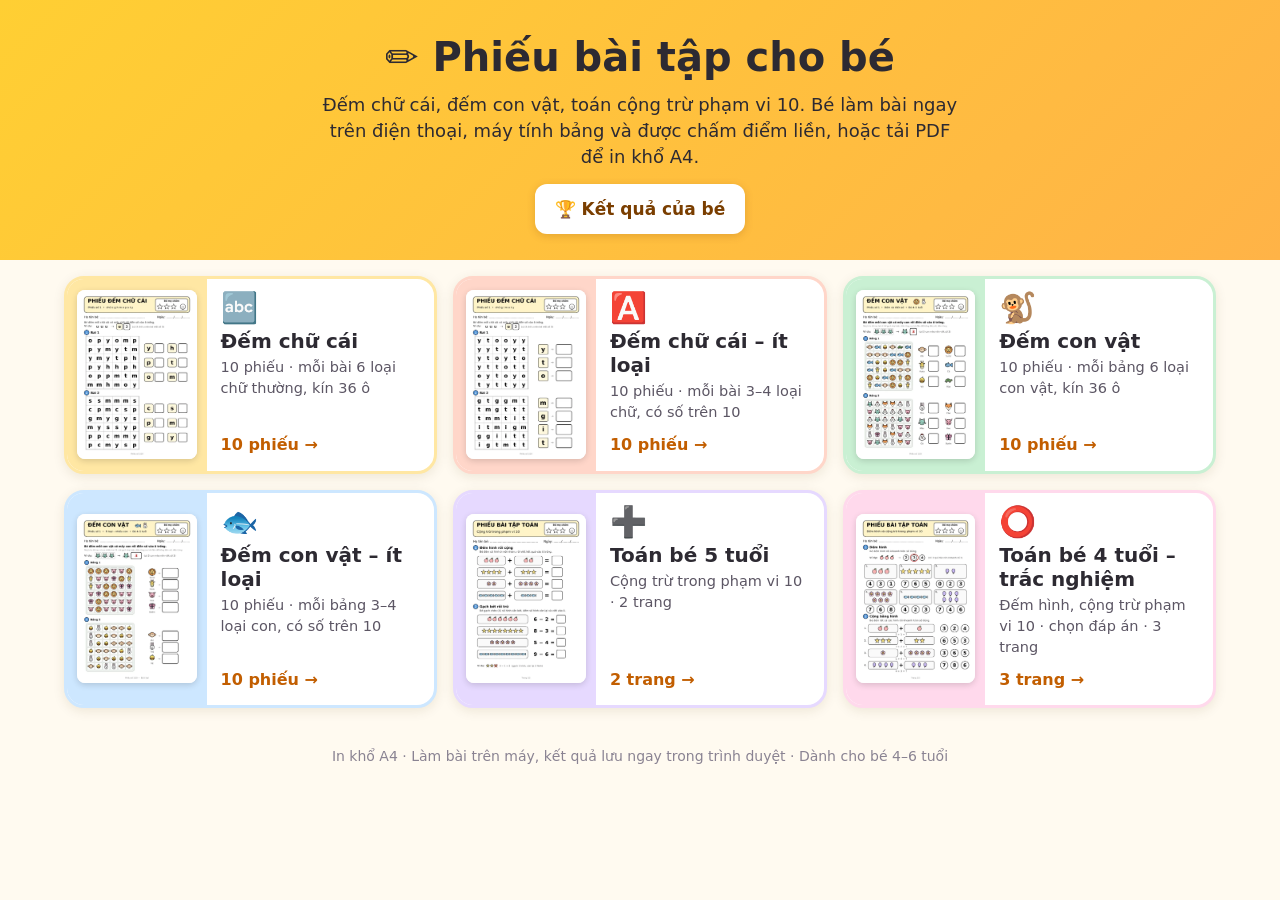
<file: index.html>
<!doctype html>
<html lang="vi"><head><meta charset="utf-8">
<meta name="viewport" content="width=device-width, initial-scale=1, viewport-fit=cover">
<title>Phiếu bài tập cho bé – Làm bài và in miễn phí</title>
<meta name="description" content="Phiếu bài tập in cho bé: đếm chữ cái, đếm con vật, toán cộng trừ phạm vi 10. Làm bài trực tuyến, chấm điểm ngay.">
<meta name="theme-color" content="#ffcf33">
<link rel="manifest" href="/manifest.webmanifest">
<link rel="icon" type="image/png" sizes="32x32" href="/assets/app/favicon-32.png">
<link rel="apple-touch-icon" sizes="180x180" href="/assets/app/apple-touch-icon.png">
<meta name="mobile-web-app-capable" content="yes">
<meta name="apple-mobile-web-app-capable" content="yes">
<meta name="apple-mobile-web-app-status-bar-style" content="default">
<meta name="apple-mobile-web-app-title" content="Phiếu bé">
<meta name="application-name" content="Phiếu bé">
<link rel="stylesheet" href="assets/style.css?v=7">
</head><body>
<header class="hero">
  <h1>✏️ Phiếu bài tập cho bé</h1>
  <p>Đếm chữ cái, đếm con vật, toán cộng trừ phạm vi 10. Bé làm bài ngay trên điện thoại, máy tính bảng và được chấm điểm liền, hoặc tải PDF để in khổ A4.</p>
  <a class="btn btn-hero" href="ket-qua/">🏆 Kết quả của bé</a>
  <div class="install" id="install" hidden><button type="button" class="inst-btn">📲 Cài như ứng dụng</button><p class="inst-hint" hidden></p></div>
</header>
<main class="wrap">
<section class="cats">
<a class="cat" href="dem-chu-cai/" style="--c:#ffe7a3">
  <div class="cat-img"><img src="dem-chu-cai/img/dem-chu-cai-so-01.webp" width="600" height="849" loading="lazy" decoding="async" alt=""></div>
  <div class="cat-body"><span class="em">🔤</span>
    <h2>Đếm chữ cái</h2><p>10 phiếu · mỗi bài 6 loại chữ thường, kín 36 ô</p>
    <span class="prog" data-bo="dem-chu-cai" data-n="10" hidden></span>
    <span class="count">10 phiếu →</span></div>
</a>
<a class="cat" href="dem-chu-cai-it-loai/" style="--c:#ffd6c9">
  <div class="cat-img"><img src="dem-chu-cai-it-loai/img/dem-chu-cai-it-loai-so-01.webp" width="600" height="849" loading="lazy" decoding="async" alt=""></div>
  <div class="cat-body"><span class="em">🅰️</span>
    <h2>Đếm chữ cái – ít loại</h2><p>10 phiếu · mỗi bài 3–4 loại chữ, có số trên 10</p>
    <span class="prog" data-bo="dem-chu-cai-it-loai" data-n="10" hidden></span>
    <span class="count">10 phiếu →</span></div>
</a>
<a class="cat" href="dem-con-vat/" style="--c:#c9f0d3">
  <div class="cat-img"><img src="dem-con-vat/img/dem-con-vat-so-01.webp" width="600" height="849" loading="lazy" decoding="async" alt=""></div>
  <div class="cat-body"><span class="em">🐒</span>
    <h2>Đếm con vật</h2><p>10 phiếu · mỗi bảng 6 loại con vật, kín 36 ô</p>
    <span class="prog" data-bo="dem-con-vat" data-n="10" hidden></span>
    <span class="count">10 phiếu →</span></div>
</a>
<a class="cat" href="dem-con-vat-it-loai/" style="--c:#cde7ff">
  <div class="cat-img"><img src="dem-con-vat-it-loai/img/dem-con-vat-it-loai-so-01.webp" width="600" height="849" loading="lazy" decoding="async" alt=""></div>
  <div class="cat-body"><span class="em">🐟</span>
    <h2>Đếm con vật – ít loại</h2><p>10 phiếu · mỗi bảng 3–4 loại con, có số trên 10</p>
    <span class="prog" data-bo="dem-con-vat-it-loai" data-n="10" hidden></span>
    <span class="count">10 phiếu →</span></div>
</a>
<a class="cat" href="toan-be-5-tuoi/" style="--c:#e6d9ff">
  <div class="cat-img"><img src="toan-be-5-tuoi/img/toan-be-5-tuoi-so-01.webp" width="600" height="849" loading="lazy" decoding="async" alt=""></div>
  <div class="cat-body"><span class="em">➕</span>
    <h2>Toán bé 5 tuổi</h2><p>Cộng trừ trong phạm vi 10 · 2 trang</p>
    <span class="prog" data-bo="toan-be-5-tuoi" data-n="2" hidden></span>
    <span class="count">2 trang →</span></div>
</a>
<a class="cat" href="toan-be-4-tuoi/" style="--c:#ffd9ec">
  <div class="cat-img"><img src="toan-be-4-tuoi/img/toan-be-4-tuoi-so-01.webp" width="600" height="849" loading="lazy" decoding="async" alt=""></div>
  <div class="cat-body"><span class="em">⭕</span>
    <h2>Toán bé 4 tuổi – trắc nghiệm</h2><p>Đếm hình, cộng trừ phạm vi 10 · chọn đáp án · 3 trang</p>
    <span class="prog" data-bo="toan-be-4-tuoi" data-n="3" hidden></span>
    <span class="count">3 trang →</span></div>
</a>
</section>
</main>
<footer class="foot">In khổ A4 · Làm bài trên máy, kết quả lưu ngay trong trình duyệt · Dành cho bé 4–6 tuổi</footer>
<script src="assets/meta.js?v=7" defer></script><script src="assets/store.js?v=7" defer></script><script src="assets/pwa.js?v=7" defer></script>
<script src="assets/app.js?v=7" defer></script>
</body></html>
</file>
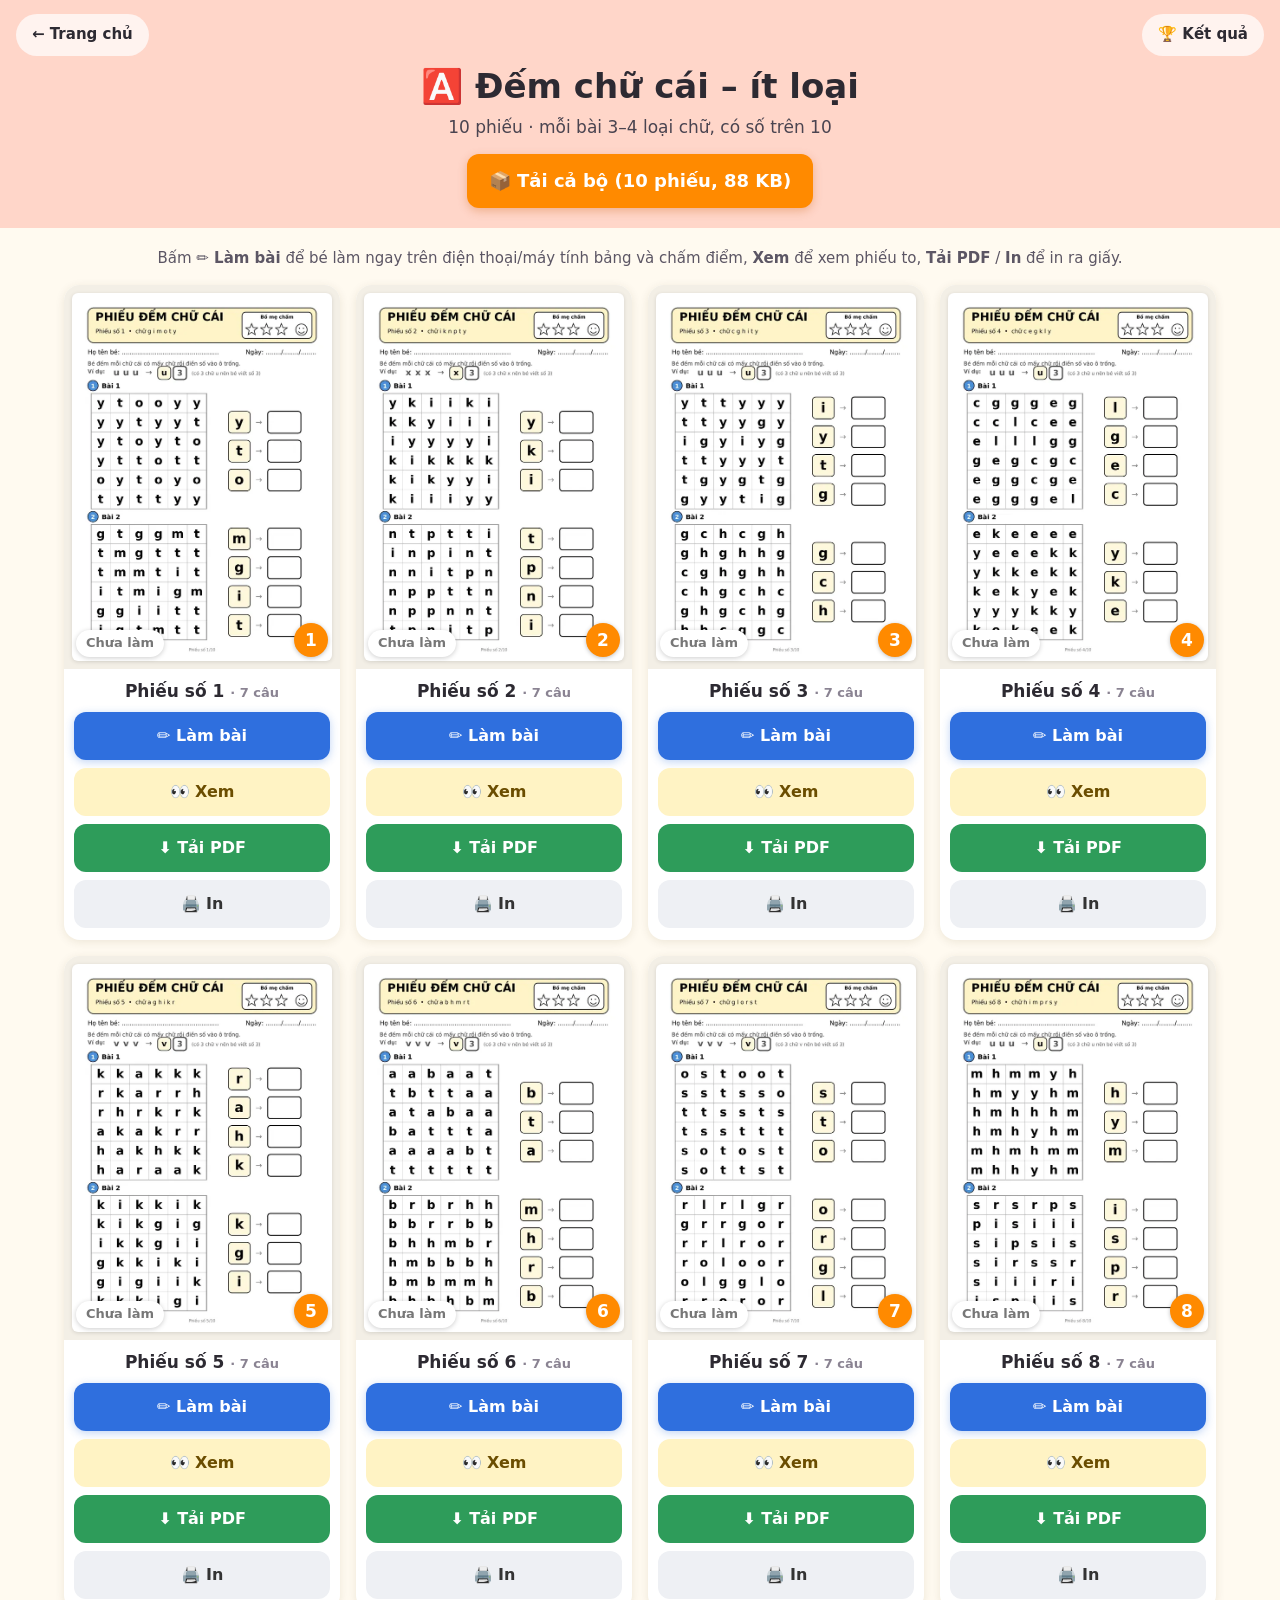
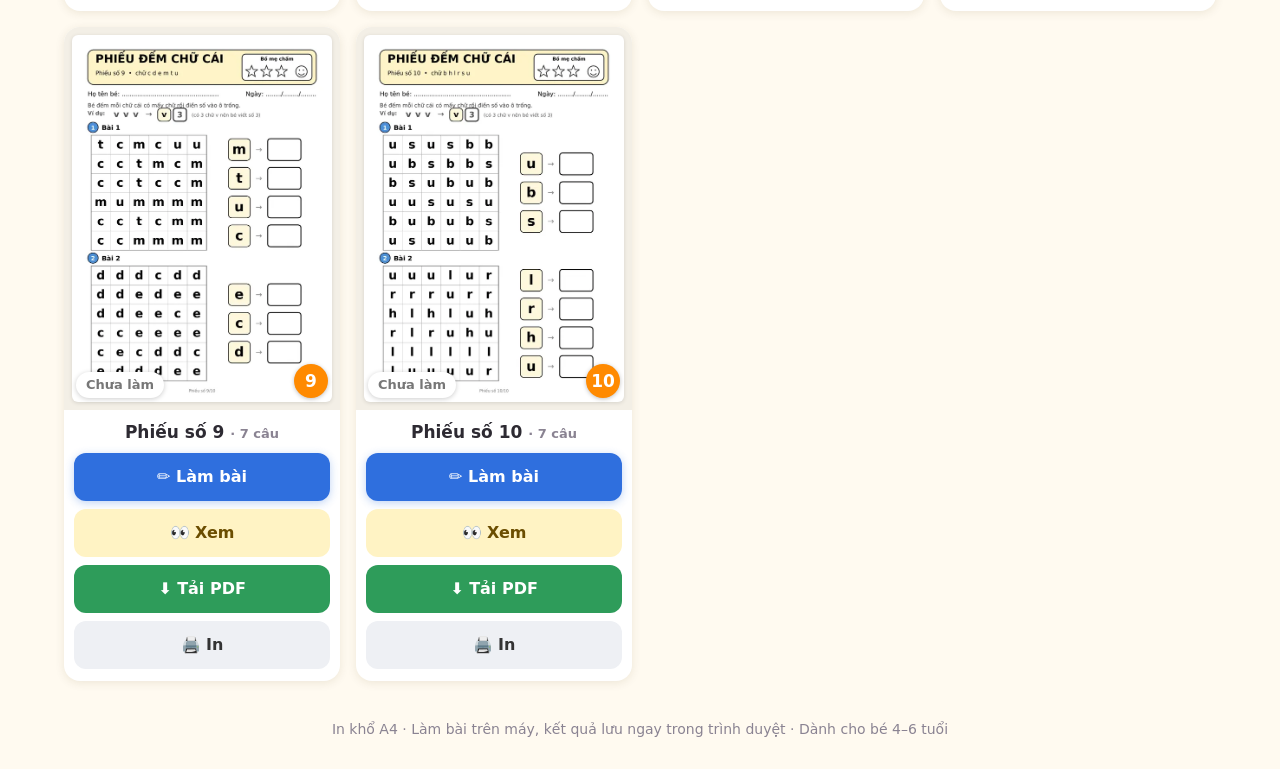
<file: dem-chu-cai-it-loai/index.html>
<!doctype html>
<html lang="vi"><head><meta charset="utf-8">
<meta name="viewport" content="width=device-width, initial-scale=1, viewport-fit=cover">
<title>Đếm chữ cái – ít loại – Phiếu bài tập cho bé</title>
<meta name="description" content="10 phiếu · mỗi bài 3–4 loại chữ, có số trên 10">
<meta name="theme-color" content="#ffcf33">
<link rel="manifest" href="/manifest.webmanifest">
<link rel="icon" type="image/png" sizes="32x32" href="/assets/app/favicon-32.png">
<link rel="apple-touch-icon" sizes="180x180" href="/assets/app/apple-touch-icon.png">
<meta name="mobile-web-app-capable" content="yes">
<meta name="apple-mobile-web-app-capable" content="yes">
<meta name="apple-mobile-web-app-status-bar-style" content="default">
<meta name="apple-mobile-web-app-title" content="Phiếu bé">
<meta name="application-name" content="Phiếu bé">
<link rel="stylesheet" href="../assets/style.css?v=7">
</head><body>
<header class="top" style="--c:#ffd6c9">
  <a class="back" href="../">← Trang chủ</a><a class="back right" href="../ket-qua/">🏆 Kết quả</a>
  <h1><span class="em">🅰️</span> Đếm chữ cái – ít loại</h1>
  <p class="sub">10 phiếu · mỗi bài 3–4 loại chữ, có số trên 10</p>
  <a class="btn btn-all" href="pdf/dem-chu-cai-it-loai-ca-bo.pdf" download>📦 Tải cả bộ (10 phiếu, 88 KB)</a>
</header>
<main class="wrap">
<p class="hint">Bấm <b>✏️ Làm bài</b> để bé làm ngay trên điện thoại/máy tính bảng và chấm điểm, <b>Xem</b> để xem phiếu to, <b>Tải PDF</b> / <b>In</b> để in ra giấy.</p>
<section class="grid">
<article class="sheet">
  <a class="thumb js-view" href="img/dem-chu-cai-it-loai-so-01-lg.webp" data-pdf="pdf/dem-chu-cai-it-loai-so-01.pdf" data-title="Phiếu số 1" aria-label="Xem Phiếu số 1">
    <img src="img/dem-chu-cai-it-loai-so-01.webp" width="600" height="849" loading="eager" decoding="async" alt="Đếm chữ cái – ít loại – Phiếu số 1">
    <span class="num">1</span>
    <span class="status" data-bo="dem-chu-cai-it-loai" data-so="1"></span>
  </a>
  <div class="sheet-body">
    <h3>Phiếu số 1 <small>· 7 câu</small></h3>
    <div class="btns">
      <a class="btn btn-do" href="../lam-bai/?bo=dem-chu-cai-it-loai&amp;so=1">✏️ Làm bài</a>
      <a class="btn btn-view js-view" href="img/dem-chu-cai-it-loai-so-01-lg.webp" data-pdf="pdf/dem-chu-cai-it-loai-so-01.pdf" data-title="Phiếu số 1">👀 Xem</a>
      <a class="btn btn-dl" href="pdf/dem-chu-cai-it-loai-so-01.pdf" download>⬇️ Tải PDF</a>
      <a class="btn btn-print" href="pdf/dem-chu-cai-it-loai-so-01.pdf" target="_blank" rel="noopener">🖨️ In</a>
    </div>
  </div>
</article>
<article class="sheet">
  <a class="thumb js-view" href="img/dem-chu-cai-it-loai-so-02-lg.webp" data-pdf="pdf/dem-chu-cai-it-loai-so-02.pdf" data-title="Phiếu số 2" aria-label="Xem Phiếu số 2">
    <img src="img/dem-chu-cai-it-loai-so-02.webp" width="600" height="849" loading="eager" decoding="async" alt="Đếm chữ cái – ít loại – Phiếu số 2">
    <span class="num">2</span>
    <span class="status" data-bo="dem-chu-cai-it-loai" data-so="2"></span>
  </a>
  <div class="sheet-body">
    <h3>Phiếu số 2 <small>· 7 câu</small></h3>
    <div class="btns">
      <a class="btn btn-do" href="../lam-bai/?bo=dem-chu-cai-it-loai&amp;so=2">✏️ Làm bài</a>
      <a class="btn btn-view js-view" href="img/dem-chu-cai-it-loai-so-02-lg.webp" data-pdf="pdf/dem-chu-cai-it-loai-so-02.pdf" data-title="Phiếu số 2">👀 Xem</a>
      <a class="btn btn-dl" href="pdf/dem-chu-cai-it-loai-so-02.pdf" download>⬇️ Tải PDF</a>
      <a class="btn btn-print" href="pdf/dem-chu-cai-it-loai-so-02.pdf" target="_blank" rel="noopener">🖨️ In</a>
    </div>
  </div>
</article>
<article class="sheet">
  <a class="thumb js-view" href="img/dem-chu-cai-it-loai-so-03-lg.webp" data-pdf="pdf/dem-chu-cai-it-loai-so-03.pdf" data-title="Phiếu số 3" aria-label="Xem Phiếu số 3">
    <img src="img/dem-chu-cai-it-loai-so-03.webp" width="600" height="849" loading="eager" decoding="async" alt="Đếm chữ cái – ít loại – Phiếu số 3">
    <span class="num">3</span>
    <span class="status" data-bo="dem-chu-cai-it-loai" data-so="3"></span>
  </a>
  <div class="sheet-body">
    <h3>Phiếu số 3 <small>· 7 câu</small></h3>
    <div class="btns">
      <a class="btn btn-do" href="../lam-bai/?bo=dem-chu-cai-it-loai&amp;so=3">✏️ Làm bài</a>
      <a class="btn btn-view js-view" href="img/dem-chu-cai-it-loai-so-03-lg.webp" data-pdf="pdf/dem-chu-cai-it-loai-so-03.pdf" data-title="Phiếu số 3">👀 Xem</a>
      <a class="btn btn-dl" href="pdf/dem-chu-cai-it-loai-so-03.pdf" download>⬇️ Tải PDF</a>
      <a class="btn btn-print" href="pdf/dem-chu-cai-it-loai-so-03.pdf" target="_blank" rel="noopener">🖨️ In</a>
    </div>
  </div>
</article>
<article class="sheet">
  <a class="thumb js-view" href="img/dem-chu-cai-it-loai-so-04-lg.webp" data-pdf="pdf/dem-chu-cai-it-loai-so-04.pdf" data-title="Phiếu số 4" aria-label="Xem Phiếu số 4">
    <img src="img/dem-chu-cai-it-loai-so-04.webp" width="600" height="849" loading="eager" decoding="async" alt="Đếm chữ cái – ít loại – Phiếu số 4">
    <span class="num">4</span>
    <span class="status" data-bo="dem-chu-cai-it-loai" data-so="4"></span>
  </a>
  <div class="sheet-body">
    <h3>Phiếu số 4 <small>· 7 câu</small></h3>
    <div class="btns">
      <a class="btn btn-do" href="../lam-bai/?bo=dem-chu-cai-it-loai&amp;so=4">✏️ Làm bài</a>
      <a class="btn btn-view js-view" href="img/dem-chu-cai-it-loai-so-04-lg.webp" data-pdf="pdf/dem-chu-cai-it-loai-so-04.pdf" data-title="Phiếu số 4">👀 Xem</a>
      <a class="btn btn-dl" href="pdf/dem-chu-cai-it-loai-so-04.pdf" download>⬇️ Tải PDF</a>
      <a class="btn btn-print" href="pdf/dem-chu-cai-it-loai-so-04.pdf" target="_blank" rel="noopener">🖨️ In</a>
    </div>
  </div>
</article>
<article class="sheet">
  <a class="thumb js-view" href="img/dem-chu-cai-it-loai-so-05-lg.webp" data-pdf="pdf/dem-chu-cai-it-loai-so-05.pdf" data-title="Phiếu số 5" aria-label="Xem Phiếu số 5">
    <img src="img/dem-chu-cai-it-loai-so-05.webp" width="600" height="849" loading="lazy" decoding="async" alt="Đếm chữ cái – ít loại – Phiếu số 5">
    <span class="num">5</span>
    <span class="status" data-bo="dem-chu-cai-it-loai" data-so="5"></span>
  </a>
  <div class="sheet-body">
    <h3>Phiếu số 5 <small>· 7 câu</small></h3>
    <div class="btns">
      <a class="btn btn-do" href="../lam-bai/?bo=dem-chu-cai-it-loai&amp;so=5">✏️ Làm bài</a>
      <a class="btn btn-view js-view" href="img/dem-chu-cai-it-loai-so-05-lg.webp" data-pdf="pdf/dem-chu-cai-it-loai-so-05.pdf" data-title="Phiếu số 5">👀 Xem</a>
      <a class="btn btn-dl" href="pdf/dem-chu-cai-it-loai-so-05.pdf" download>⬇️ Tải PDF</a>
      <a class="btn btn-print" href="pdf/dem-chu-cai-it-loai-so-05.pdf" target="_blank" rel="noopener">🖨️ In</a>
    </div>
  </div>
</article>
<article class="sheet">
  <a class="thumb js-view" href="img/dem-chu-cai-it-loai-so-06-lg.webp" data-pdf="pdf/dem-chu-cai-it-loai-so-06.pdf" data-title="Phiếu số 6" aria-label="Xem Phiếu số 6">
    <img src="img/dem-chu-cai-it-loai-so-06.webp" width="600" height="849" loading="lazy" decoding="async" alt="Đếm chữ cái – ít loại – Phiếu số 6">
    <span class="num">6</span>
    <span class="status" data-bo="dem-chu-cai-it-loai" data-so="6"></span>
  </a>
  <div class="sheet-body">
    <h3>Phiếu số 6 <small>· 7 câu</small></h3>
    <div class="btns">
      <a class="btn btn-do" href="../lam-bai/?bo=dem-chu-cai-it-loai&amp;so=6">✏️ Làm bài</a>
      <a class="btn btn-view js-view" href="img/dem-chu-cai-it-loai-so-06-lg.webp" data-pdf="pdf/dem-chu-cai-it-loai-so-06.pdf" data-title="Phiếu số 6">👀 Xem</a>
      <a class="btn btn-dl" href="pdf/dem-chu-cai-it-loai-so-06.pdf" download>⬇️ Tải PDF</a>
      <a class="btn btn-print" href="pdf/dem-chu-cai-it-loai-so-06.pdf" target="_blank" rel="noopener">🖨️ In</a>
    </div>
  </div>
</article>
<article class="sheet">
  <a class="thumb js-view" href="img/dem-chu-cai-it-loai-so-07-lg.webp" data-pdf="pdf/dem-chu-cai-it-loai-so-07.pdf" data-title="Phiếu số 7" aria-label="Xem Phiếu số 7">
    <img src="img/dem-chu-cai-it-loai-so-07.webp" width="600" height="849" loading="lazy" decoding="async" alt="Đếm chữ cái – ít loại – Phiếu số 7">
    <span class="num">7</span>
    <span class="status" data-bo="dem-chu-cai-it-loai" data-so="7"></span>
  </a>
  <div class="sheet-body">
    <h3>Phiếu số 7 <small>· 7 câu</small></h3>
    <div class="btns">
      <a class="btn btn-do" href="../lam-bai/?bo=dem-chu-cai-it-loai&amp;so=7">✏️ Làm bài</a>
      <a class="btn btn-view js-view" href="img/dem-chu-cai-it-loai-so-07-lg.webp" data-pdf="pdf/dem-chu-cai-it-loai-so-07.pdf" data-title="Phiếu số 7">👀 Xem</a>
      <a class="btn btn-dl" href="pdf/dem-chu-cai-it-loai-so-07.pdf" download>⬇️ Tải PDF</a>
      <a class="btn btn-print" href="pdf/dem-chu-cai-it-loai-so-07.pdf" target="_blank" rel="noopener">🖨️ In</a>
    </div>
  </div>
</article>
<article class="sheet">
  <a class="thumb js-view" href="img/dem-chu-cai-it-loai-so-08-lg.webp" data-pdf="pdf/dem-chu-cai-it-loai-so-08.pdf" data-title="Phiếu số 8" aria-label="Xem Phiếu số 8">
    <img src="img/dem-chu-cai-it-loai-so-08.webp" width="600" height="849" loading="lazy" decoding="async" alt="Đếm chữ cái – ít loại – Phiếu số 8">
    <span class="num">8</span>
    <span class="status" data-bo="dem-chu-cai-it-loai" data-so="8"></span>
  </a>
  <div class="sheet-body">
    <h3>Phiếu số 8 <small>· 7 câu</small></h3>
    <div class="btns">
      <a class="btn btn-do" href="../lam-bai/?bo=dem-chu-cai-it-loai&amp;so=8">✏️ Làm bài</a>
      <a class="btn btn-view js-view" href="img/dem-chu-cai-it-loai-so-08-lg.webp" data-pdf="pdf/dem-chu-cai-it-loai-so-08.pdf" data-title="Phiếu số 8">👀 Xem</a>
      <a class="btn btn-dl" href="pdf/dem-chu-cai-it-loai-so-08.pdf" download>⬇️ Tải PDF</a>
      <a class="btn btn-print" href="pdf/dem-chu-cai-it-loai-so-08.pdf" target="_blank" rel="noopener">🖨️ In</a>
    </div>
  </div>
</article>
<article class="sheet">
  <a class="thumb js-view" href="img/dem-chu-cai-it-loai-so-09-lg.webp" data-pdf="pdf/dem-chu-cai-it-loai-so-09.pdf" data-title="Phiếu số 9" aria-label="Xem Phiếu số 9">
    <img src="img/dem-chu-cai-it-loai-so-09.webp" width="600" height="849" loading="lazy" decoding="async" alt="Đếm chữ cái – ít loại – Phiếu số 9">
    <span class="num">9</span>
    <span class="status" data-bo="dem-chu-cai-it-loai" data-so="9"></span>
  </a>
  <div class="sheet-body">
    <h3>Phiếu số 9 <small>· 7 câu</small></h3>
    <div class="btns">
      <a class="btn btn-do" href="../lam-bai/?bo=dem-chu-cai-it-loai&amp;so=9">✏️ Làm bài</a>
      <a class="btn btn-view js-view" href="img/dem-chu-cai-it-loai-so-09-lg.webp" data-pdf="pdf/dem-chu-cai-it-loai-so-09.pdf" data-title="Phiếu số 9">👀 Xem</a>
      <a class="btn btn-dl" href="pdf/dem-chu-cai-it-loai-so-09.pdf" download>⬇️ Tải PDF</a>
      <a class="btn btn-print" href="pdf/dem-chu-cai-it-loai-so-09.pdf" target="_blank" rel="noopener">🖨️ In</a>
    </div>
  </div>
</article>
<article class="sheet">
  <a class="thumb js-view" href="img/dem-chu-cai-it-loai-so-10-lg.webp" data-pdf="pdf/dem-chu-cai-it-loai-so-10.pdf" data-title="Phiếu số 10" aria-label="Xem Phiếu số 10">
    <img src="img/dem-chu-cai-it-loai-so-10.webp" width="600" height="849" loading="lazy" decoding="async" alt="Đếm chữ cái – ít loại – Phiếu số 10">
    <span class="num">10</span>
    <span class="status" data-bo="dem-chu-cai-it-loai" data-so="10"></span>
  </a>
  <div class="sheet-body">
    <h3>Phiếu số 10 <small>· 7 câu</small></h3>
    <div class="btns">
      <a class="btn btn-do" href="../lam-bai/?bo=dem-chu-cai-it-loai&amp;so=10">✏️ Làm bài</a>
      <a class="btn btn-view js-view" href="img/dem-chu-cai-it-loai-so-10-lg.webp" data-pdf="pdf/dem-chu-cai-it-loai-so-10.pdf" data-title="Phiếu số 10">👀 Xem</a>
      <a class="btn btn-dl" href="pdf/dem-chu-cai-it-loai-so-10.pdf" download>⬇️ Tải PDF</a>
      <a class="btn btn-print" href="pdf/dem-chu-cai-it-loai-so-10.pdf" target="_blank" rel="noopener">🖨️ In</a>
    </div>
  </div>
</article>
</section>
</main>
<div class="viewer" id="viewer" hidden role="dialog" aria-modal="true" aria-label="Xem phiếu">
  <div class="vbar">
    <button class="vbtn" id="vprev" aria-label="Phiếu trước">‹</button>
    <span id="vtitle"></span>
    <button class="vbtn" id="vnext" aria-label="Phiếu sau">›</button>
    <a class="vbtn vdl" id="vdl" href="#" download>⬇️ PDF</a>
    <button class="vbtn" id="vclose" aria-label="Đóng">✕</button>
  </div>
  <div class="vimg"><img id="vimg" alt=""></div>
</div>
<footer class="foot">In khổ A4 · Làm bài trên máy, kết quả lưu ngay trong trình duyệt · Dành cho bé 4–6 tuổi</footer>
<script src="../assets/meta.js?v=7" defer></script><script src="../assets/store.js?v=7" defer></script><script src="../assets/pwa.js?v=7" defer></script>
<script src="../assets/app.js?v=7" defer></script>
</body></html>
</file>
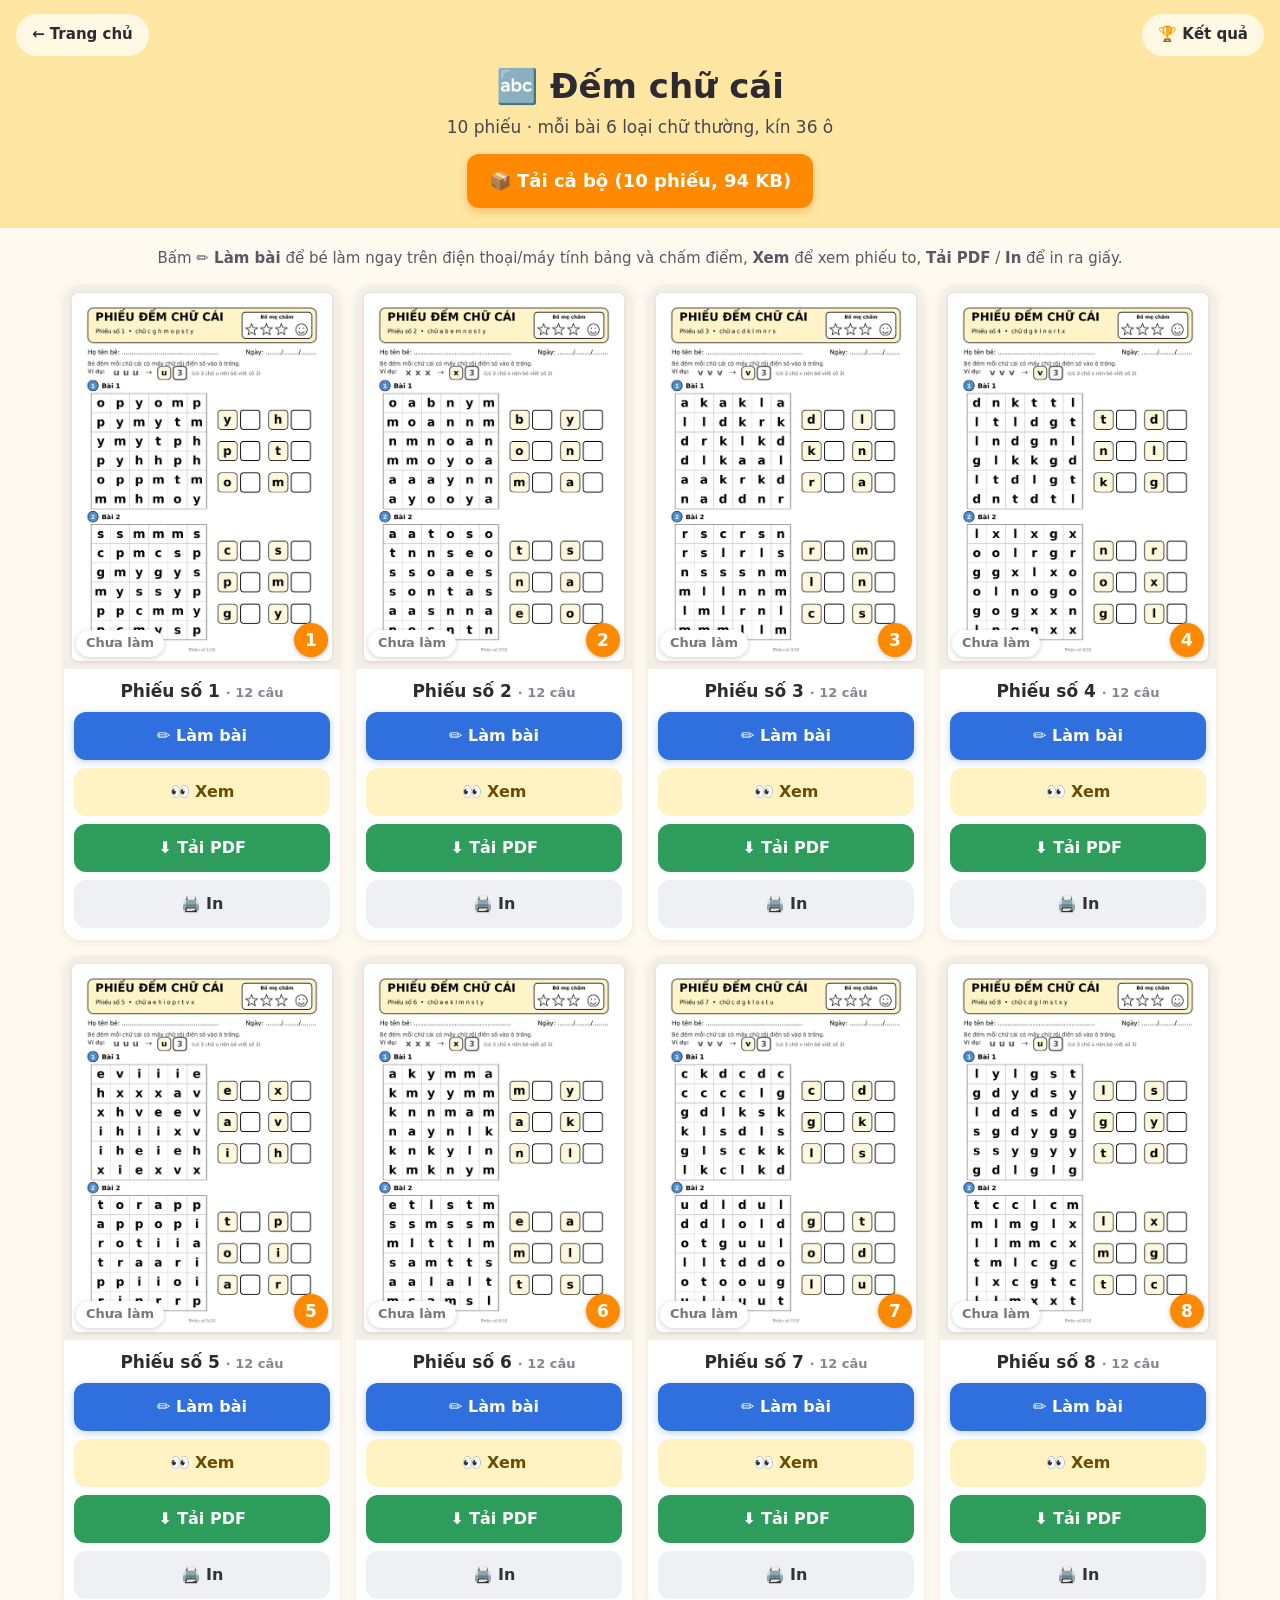
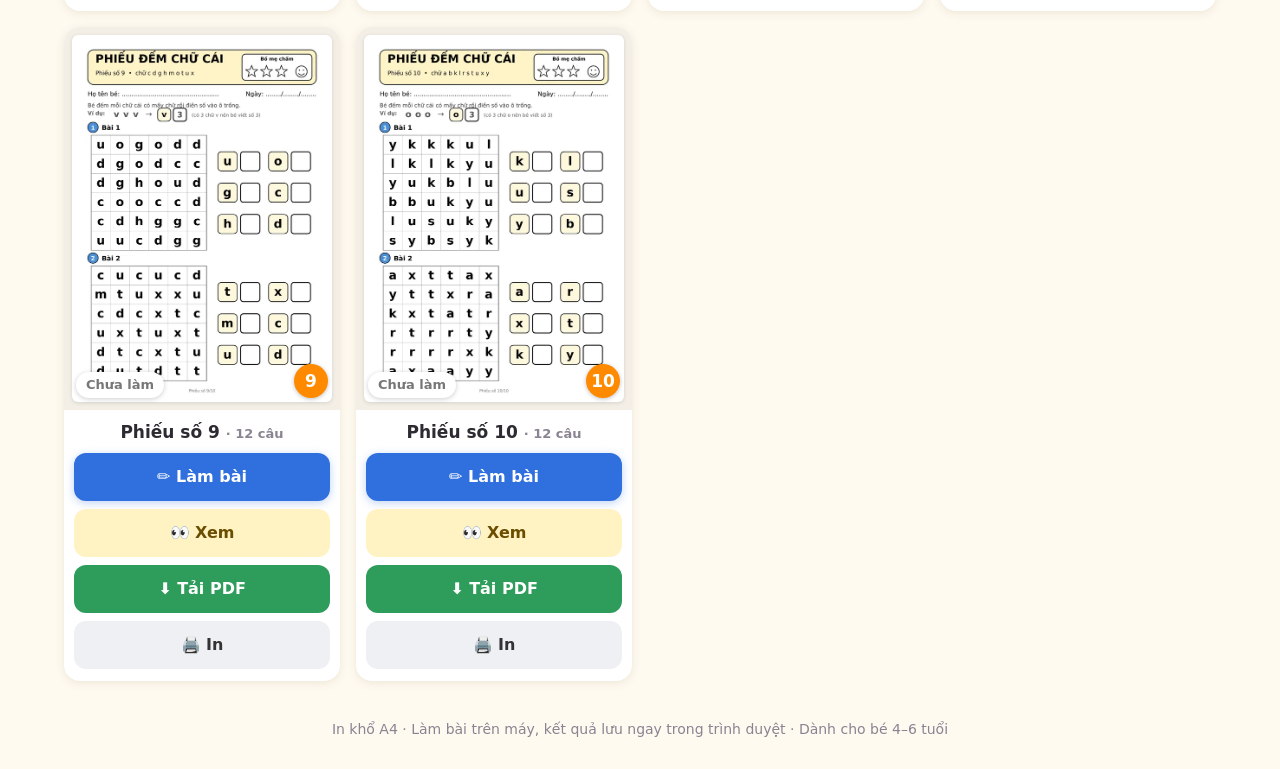
<file: dem-chu-cai/index.html>
<!doctype html>
<html lang="vi"><head><meta charset="utf-8">
<meta name="viewport" content="width=device-width, initial-scale=1, viewport-fit=cover">
<title>Đếm chữ cái – Phiếu bài tập cho bé</title>
<meta name="description" content="10 phiếu · mỗi bài 6 loại chữ thường, kín 36 ô">
<meta name="theme-color" content="#ffcf33">
<link rel="manifest" href="/manifest.webmanifest">
<link rel="icon" type="image/png" sizes="32x32" href="/assets/app/favicon-32.png">
<link rel="apple-touch-icon" sizes="180x180" href="/assets/app/apple-touch-icon.png">
<meta name="mobile-web-app-capable" content="yes">
<meta name="apple-mobile-web-app-capable" content="yes">
<meta name="apple-mobile-web-app-status-bar-style" content="default">
<meta name="apple-mobile-web-app-title" content="Phiếu bé">
<meta name="application-name" content="Phiếu bé">
<link rel="stylesheet" href="../assets/style.css?v=7">
</head><body>
<header class="top" style="--c:#ffe7a3">
  <a class="back" href="../">← Trang chủ</a><a class="back right" href="../ket-qua/">🏆 Kết quả</a>
  <h1><span class="em">🔤</span> Đếm chữ cái</h1>
  <p class="sub">10 phiếu · mỗi bài 6 loại chữ thường, kín 36 ô</p>
  <a class="btn btn-all" href="pdf/dem-chu-cai-ca-bo.pdf" download>📦 Tải cả bộ (10 phiếu, 94 KB)</a>
</header>
<main class="wrap">
<p class="hint">Bấm <b>✏️ Làm bài</b> để bé làm ngay trên điện thoại/máy tính bảng và chấm điểm, <b>Xem</b> để xem phiếu to, <b>Tải PDF</b> / <b>In</b> để in ra giấy.</p>
<section class="grid">
<article class="sheet">
  <a class="thumb js-view" href="img/dem-chu-cai-so-01-lg.webp" data-pdf="pdf/dem-chu-cai-so-01.pdf" data-title="Phiếu số 1" aria-label="Xem Phiếu số 1">
    <img src="img/dem-chu-cai-so-01.webp" width="600" height="849" loading="eager" decoding="async" alt="Đếm chữ cái – Phiếu số 1">
    <span class="num">1</span>
    <span class="status" data-bo="dem-chu-cai" data-so="1"></span>
  </a>
  <div class="sheet-body">
    <h3>Phiếu số 1 <small>· 12 câu</small></h3>
    <div class="btns">
      <a class="btn btn-do" href="../lam-bai/?bo=dem-chu-cai&amp;so=1">✏️ Làm bài</a>
      <a class="btn btn-view js-view" href="img/dem-chu-cai-so-01-lg.webp" data-pdf="pdf/dem-chu-cai-so-01.pdf" data-title="Phiếu số 1">👀 Xem</a>
      <a class="btn btn-dl" href="pdf/dem-chu-cai-so-01.pdf" download>⬇️ Tải PDF</a>
      <a class="btn btn-print" href="pdf/dem-chu-cai-so-01.pdf" target="_blank" rel="noopener">🖨️ In</a>
    </div>
  </div>
</article>
<article class="sheet">
  <a class="thumb js-view" href="img/dem-chu-cai-so-02-lg.webp" data-pdf="pdf/dem-chu-cai-so-02.pdf" data-title="Phiếu số 2" aria-label="Xem Phiếu số 2">
    <img src="img/dem-chu-cai-so-02.webp" width="600" height="849" loading="eager" decoding="async" alt="Đếm chữ cái – Phiếu số 2">
    <span class="num">2</span>
    <span class="status" data-bo="dem-chu-cai" data-so="2"></span>
  </a>
  <div class="sheet-body">
    <h3>Phiếu số 2 <small>· 12 câu</small></h3>
    <div class="btns">
      <a class="btn btn-do" href="../lam-bai/?bo=dem-chu-cai&amp;so=2">✏️ Làm bài</a>
      <a class="btn btn-view js-view" href="img/dem-chu-cai-so-02-lg.webp" data-pdf="pdf/dem-chu-cai-so-02.pdf" data-title="Phiếu số 2">👀 Xem</a>
      <a class="btn btn-dl" href="pdf/dem-chu-cai-so-02.pdf" download>⬇️ Tải PDF</a>
      <a class="btn btn-print" href="pdf/dem-chu-cai-so-02.pdf" target="_blank" rel="noopener">🖨️ In</a>
    </div>
  </div>
</article>
<article class="sheet">
  <a class="thumb js-view" href="img/dem-chu-cai-so-03-lg.webp" data-pdf="pdf/dem-chu-cai-so-03.pdf" data-title="Phiếu số 3" aria-label="Xem Phiếu số 3">
    <img src="img/dem-chu-cai-so-03.webp" width="600" height="849" loading="eager" decoding="async" alt="Đếm chữ cái – Phiếu số 3">
    <span class="num">3</span>
    <span class="status" data-bo="dem-chu-cai" data-so="3"></span>
  </a>
  <div class="sheet-body">
    <h3>Phiếu số 3 <small>· 12 câu</small></h3>
    <div class="btns">
      <a class="btn btn-do" href="../lam-bai/?bo=dem-chu-cai&amp;so=3">✏️ Làm bài</a>
      <a class="btn btn-view js-view" href="img/dem-chu-cai-so-03-lg.webp" data-pdf="pdf/dem-chu-cai-so-03.pdf" data-title="Phiếu số 3">👀 Xem</a>
      <a class="btn btn-dl" href="pdf/dem-chu-cai-so-03.pdf" download>⬇️ Tải PDF</a>
      <a class="btn btn-print" href="pdf/dem-chu-cai-so-03.pdf" target="_blank" rel="noopener">🖨️ In</a>
    </div>
  </div>
</article>
<article class="sheet">
  <a class="thumb js-view" href="img/dem-chu-cai-so-04-lg.webp" data-pdf="pdf/dem-chu-cai-so-04.pdf" data-title="Phiếu số 4" aria-label="Xem Phiếu số 4">
    <img src="img/dem-chu-cai-so-04.webp" width="600" height="849" loading="eager" decoding="async" alt="Đếm chữ cái – Phiếu số 4">
    <span class="num">4</span>
    <span class="status" data-bo="dem-chu-cai" data-so="4"></span>
  </a>
  <div class="sheet-body">
    <h3>Phiếu số 4 <small>· 12 câu</small></h3>
    <div class="btns">
      <a class="btn btn-do" href="../lam-bai/?bo=dem-chu-cai&amp;so=4">✏️ Làm bài</a>
      <a class="btn btn-view js-view" href="img/dem-chu-cai-so-04-lg.webp" data-pdf="pdf/dem-chu-cai-so-04.pdf" data-title="Phiếu số 4">👀 Xem</a>
      <a class="btn btn-dl" href="pdf/dem-chu-cai-so-04.pdf" download>⬇️ Tải PDF</a>
      <a class="btn btn-print" href="pdf/dem-chu-cai-so-04.pdf" target="_blank" rel="noopener">🖨️ In</a>
    </div>
  </div>
</article>
<article class="sheet">
  <a class="thumb js-view" href="img/dem-chu-cai-so-05-lg.webp" data-pdf="pdf/dem-chu-cai-so-05.pdf" data-title="Phiếu số 5" aria-label="Xem Phiếu số 5">
    <img src="img/dem-chu-cai-so-05.webp" width="600" height="849" loading="lazy" decoding="async" alt="Đếm chữ cái – Phiếu số 5">
    <span class="num">5</span>
    <span class="status" data-bo="dem-chu-cai" data-so="5"></span>
  </a>
  <div class="sheet-body">
    <h3>Phiếu số 5 <small>· 12 câu</small></h3>
    <div class="btns">
      <a class="btn btn-do" href="../lam-bai/?bo=dem-chu-cai&amp;so=5">✏️ Làm bài</a>
      <a class="btn btn-view js-view" href="img/dem-chu-cai-so-05-lg.webp" data-pdf="pdf/dem-chu-cai-so-05.pdf" data-title="Phiếu số 5">👀 Xem</a>
      <a class="btn btn-dl" href="pdf/dem-chu-cai-so-05.pdf" download>⬇️ Tải PDF</a>
      <a class="btn btn-print" href="pdf/dem-chu-cai-so-05.pdf" target="_blank" rel="noopener">🖨️ In</a>
    </div>
  </div>
</article>
<article class="sheet">
  <a class="thumb js-view" href="img/dem-chu-cai-so-06-lg.webp" data-pdf="pdf/dem-chu-cai-so-06.pdf" data-title="Phiếu số 6" aria-label="Xem Phiếu số 6">
    <img src="img/dem-chu-cai-so-06.webp" width="600" height="849" loading="lazy" decoding="async" alt="Đếm chữ cái – Phiếu số 6">
    <span class="num">6</span>
    <span class="status" data-bo="dem-chu-cai" data-so="6"></span>
  </a>
  <div class="sheet-body">
    <h3>Phiếu số 6 <small>· 12 câu</small></h3>
    <div class="btns">
      <a class="btn btn-do" href="../lam-bai/?bo=dem-chu-cai&amp;so=6">✏️ Làm bài</a>
      <a class="btn btn-view js-view" href="img/dem-chu-cai-so-06-lg.webp" data-pdf="pdf/dem-chu-cai-so-06.pdf" data-title="Phiếu số 6">👀 Xem</a>
      <a class="btn btn-dl" href="pdf/dem-chu-cai-so-06.pdf" download>⬇️ Tải PDF</a>
      <a class="btn btn-print" href="pdf/dem-chu-cai-so-06.pdf" target="_blank" rel="noopener">🖨️ In</a>
    </div>
  </div>
</article>
<article class="sheet">
  <a class="thumb js-view" href="img/dem-chu-cai-so-07-lg.webp" data-pdf="pdf/dem-chu-cai-so-07.pdf" data-title="Phiếu số 7" aria-label="Xem Phiếu số 7">
    <img src="img/dem-chu-cai-so-07.webp" width="600" height="849" loading="lazy" decoding="async" alt="Đếm chữ cái – Phiếu số 7">
    <span class="num">7</span>
    <span class="status" data-bo="dem-chu-cai" data-so="7"></span>
  </a>
  <div class="sheet-body">
    <h3>Phiếu số 7 <small>· 12 câu</small></h3>
    <div class="btns">
      <a class="btn btn-do" href="../lam-bai/?bo=dem-chu-cai&amp;so=7">✏️ Làm bài</a>
      <a class="btn btn-view js-view" href="img/dem-chu-cai-so-07-lg.webp" data-pdf="pdf/dem-chu-cai-so-07.pdf" data-title="Phiếu số 7">👀 Xem</a>
      <a class="btn btn-dl" href="pdf/dem-chu-cai-so-07.pdf" download>⬇️ Tải PDF</a>
      <a class="btn btn-print" href="pdf/dem-chu-cai-so-07.pdf" target="_blank" rel="noopener">🖨️ In</a>
    </div>
  </div>
</article>
<article class="sheet">
  <a class="thumb js-view" href="img/dem-chu-cai-so-08-lg.webp" data-pdf="pdf/dem-chu-cai-so-08.pdf" data-title="Phiếu số 8" aria-label="Xem Phiếu số 8">
    <img src="img/dem-chu-cai-so-08.webp" width="600" height="849" loading="lazy" decoding="async" alt="Đếm chữ cái – Phiếu số 8">
    <span class="num">8</span>
    <span class="status" data-bo="dem-chu-cai" data-so="8"></span>
  </a>
  <div class="sheet-body">
    <h3>Phiếu số 8 <small>· 12 câu</small></h3>
    <div class="btns">
      <a class="btn btn-do" href="../lam-bai/?bo=dem-chu-cai&amp;so=8">✏️ Làm bài</a>
      <a class="btn btn-view js-view" href="img/dem-chu-cai-so-08-lg.webp" data-pdf="pdf/dem-chu-cai-so-08.pdf" data-title="Phiếu số 8">👀 Xem</a>
      <a class="btn btn-dl" href="pdf/dem-chu-cai-so-08.pdf" download>⬇️ Tải PDF</a>
      <a class="btn btn-print" href="pdf/dem-chu-cai-so-08.pdf" target="_blank" rel="noopener">🖨️ In</a>
    </div>
  </div>
</article>
<article class="sheet">
  <a class="thumb js-view" href="img/dem-chu-cai-so-09-lg.webp" data-pdf="pdf/dem-chu-cai-so-09.pdf" data-title="Phiếu số 9" aria-label="Xem Phiếu số 9">
    <img src="img/dem-chu-cai-so-09.webp" width="600" height="849" loading="lazy" decoding="async" alt="Đếm chữ cái – Phiếu số 9">
    <span class="num">9</span>
    <span class="status" data-bo="dem-chu-cai" data-so="9"></span>
  </a>
  <div class="sheet-body">
    <h3>Phiếu số 9 <small>· 12 câu</small></h3>
    <div class="btns">
      <a class="btn btn-do" href="../lam-bai/?bo=dem-chu-cai&amp;so=9">✏️ Làm bài</a>
      <a class="btn btn-view js-view" href="img/dem-chu-cai-so-09-lg.webp" data-pdf="pdf/dem-chu-cai-so-09.pdf" data-title="Phiếu số 9">👀 Xem</a>
      <a class="btn btn-dl" href="pdf/dem-chu-cai-so-09.pdf" download>⬇️ Tải PDF</a>
      <a class="btn btn-print" href="pdf/dem-chu-cai-so-09.pdf" target="_blank" rel="noopener">🖨️ In</a>
    </div>
  </div>
</article>
<article class="sheet">
  <a class="thumb js-view" href="img/dem-chu-cai-so-10-lg.webp" data-pdf="pdf/dem-chu-cai-so-10.pdf" data-title="Phiếu số 10" aria-label="Xem Phiếu số 10">
    <img src="img/dem-chu-cai-so-10.webp" width="600" height="849" loading="lazy" decoding="async" alt="Đếm chữ cái – Phiếu số 10">
    <span class="num">10</span>
    <span class="status" data-bo="dem-chu-cai" data-so="10"></span>
  </a>
  <div class="sheet-body">
    <h3>Phiếu số 10 <small>· 12 câu</small></h3>
    <div class="btns">
      <a class="btn btn-do" href="../lam-bai/?bo=dem-chu-cai&amp;so=10">✏️ Làm bài</a>
      <a class="btn btn-view js-view" href="img/dem-chu-cai-so-10-lg.webp" data-pdf="pdf/dem-chu-cai-so-10.pdf" data-title="Phiếu số 10">👀 Xem</a>
      <a class="btn btn-dl" href="pdf/dem-chu-cai-so-10.pdf" download>⬇️ Tải PDF</a>
      <a class="btn btn-print" href="pdf/dem-chu-cai-so-10.pdf" target="_blank" rel="noopener">🖨️ In</a>
    </div>
  </div>
</article>
</section>
</main>
<div class="viewer" id="viewer" hidden role="dialog" aria-modal="true" aria-label="Xem phiếu">
  <div class="vbar">
    <button class="vbtn" id="vprev" aria-label="Phiếu trước">‹</button>
    <span id="vtitle"></span>
    <button class="vbtn" id="vnext" aria-label="Phiếu sau">›</button>
    <a class="vbtn vdl" id="vdl" href="#" download>⬇️ PDF</a>
    <button class="vbtn" id="vclose" aria-label="Đóng">✕</button>
  </div>
  <div class="vimg"><img id="vimg" alt=""></div>
</div>
<footer class="foot">In khổ A4 · Làm bài trên máy, kết quả lưu ngay trong trình duyệt · Dành cho bé 4–6 tuổi</footer>
<script src="../assets/meta.js?v=7" defer></script><script src="../assets/store.js?v=7" defer></script><script src="../assets/pwa.js?v=7" defer></script>
<script src="../assets/app.js?v=7" defer></script>
</body></html>
</file>
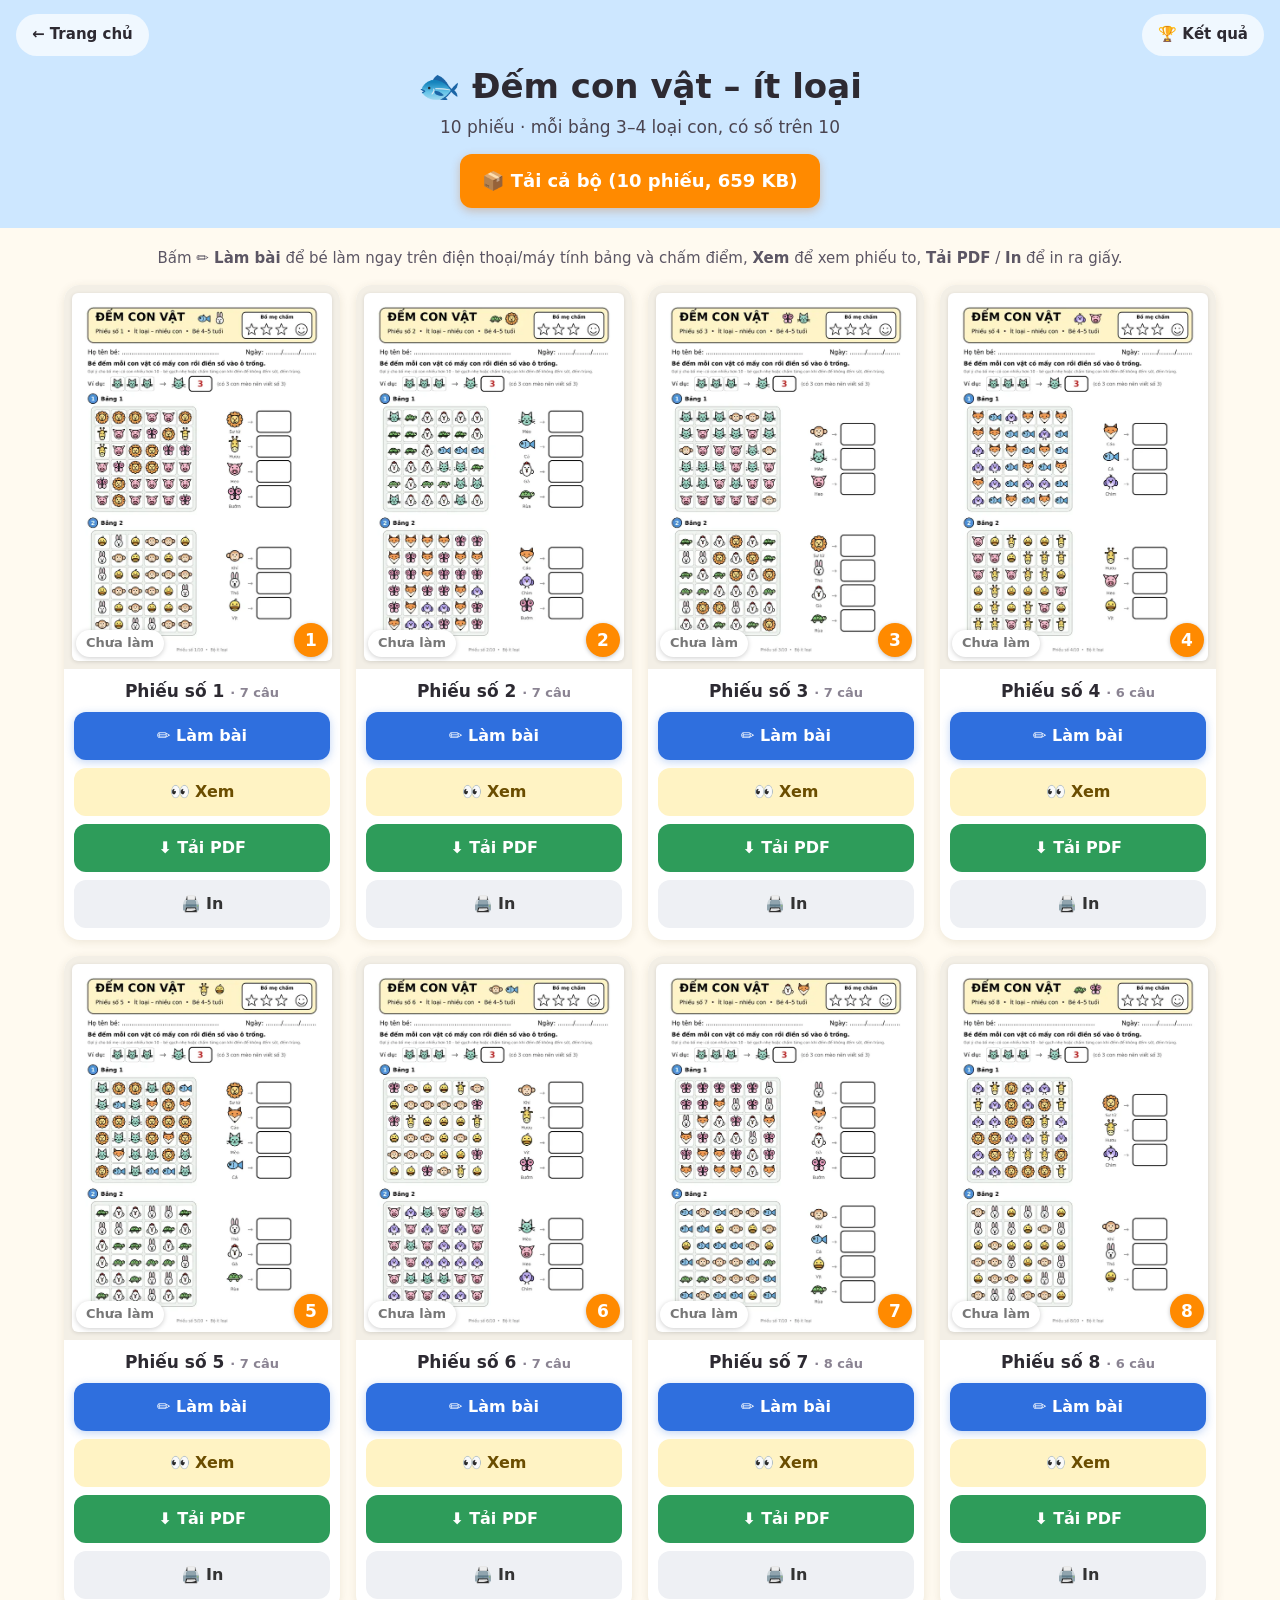
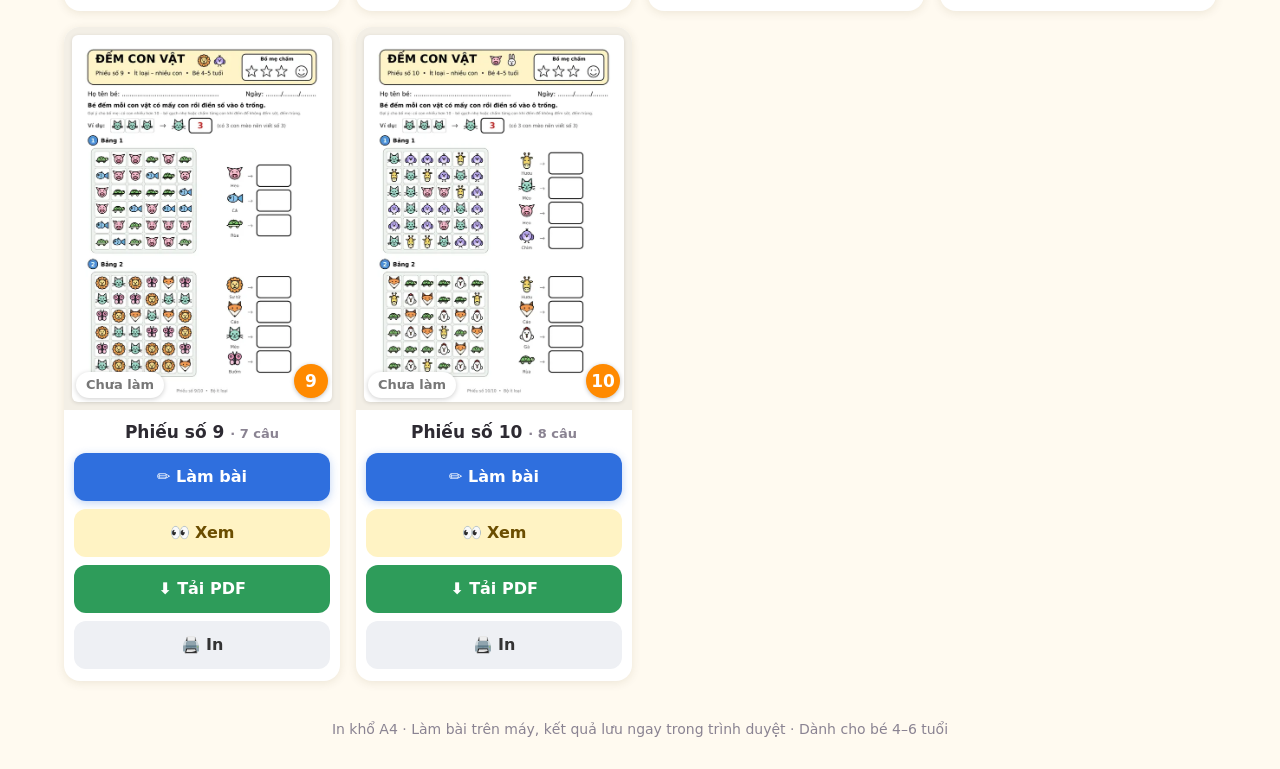
<file: dem-con-vat-it-loai/index.html>
<!doctype html>
<html lang="vi"><head><meta charset="utf-8">
<meta name="viewport" content="width=device-width, initial-scale=1, viewport-fit=cover">
<title>Đếm con vật – ít loại – Phiếu bài tập cho bé</title>
<meta name="description" content="10 phiếu · mỗi bảng 3–4 loại con, có số trên 10">
<meta name="theme-color" content="#ffcf33">
<link rel="manifest" href="/manifest.webmanifest">
<link rel="icon" type="image/png" sizes="32x32" href="/assets/app/favicon-32.png">
<link rel="apple-touch-icon" sizes="180x180" href="/assets/app/apple-touch-icon.png">
<meta name="mobile-web-app-capable" content="yes">
<meta name="apple-mobile-web-app-capable" content="yes">
<meta name="apple-mobile-web-app-status-bar-style" content="default">
<meta name="apple-mobile-web-app-title" content="Phiếu bé">
<meta name="application-name" content="Phiếu bé">
<link rel="stylesheet" href="../assets/style.css?v=7">
</head><body>
<header class="top" style="--c:#cde7ff">
  <a class="back" href="../">← Trang chủ</a><a class="back right" href="../ket-qua/">🏆 Kết quả</a>
  <h1><span class="em">🐟</span> Đếm con vật – ít loại</h1>
  <p class="sub">10 phiếu · mỗi bảng 3–4 loại con, có số trên 10</p>
  <a class="btn btn-all" href="pdf/dem-con-vat-it-loai-ca-bo.pdf" download>📦 Tải cả bộ (10 phiếu, 659 KB)</a>
</header>
<main class="wrap">
<p class="hint">Bấm <b>✏️ Làm bài</b> để bé làm ngay trên điện thoại/máy tính bảng và chấm điểm, <b>Xem</b> để xem phiếu to, <b>Tải PDF</b> / <b>In</b> để in ra giấy.</p>
<section class="grid">
<article class="sheet">
  <a class="thumb js-view" href="img/dem-con-vat-it-loai-so-01-lg.webp" data-pdf="pdf/dem-con-vat-it-loai-so-01.pdf" data-title="Phiếu số 1" aria-label="Xem Phiếu số 1">
    <img src="img/dem-con-vat-it-loai-so-01.webp" width="600" height="849" loading="eager" decoding="async" alt="Đếm con vật – ít loại – Phiếu số 1">
    <span class="num">1</span>
    <span class="status" data-bo="dem-con-vat-it-loai" data-so="1"></span>
  </a>
  <div class="sheet-body">
    <h3>Phiếu số 1 <small>· 7 câu</small></h3>
    <div class="btns">
      <a class="btn btn-do" href="../lam-bai/?bo=dem-con-vat-it-loai&amp;so=1">✏️ Làm bài</a>
      <a class="btn btn-view js-view" href="img/dem-con-vat-it-loai-so-01-lg.webp" data-pdf="pdf/dem-con-vat-it-loai-so-01.pdf" data-title="Phiếu số 1">👀 Xem</a>
      <a class="btn btn-dl" href="pdf/dem-con-vat-it-loai-so-01.pdf" download>⬇️ Tải PDF</a>
      <a class="btn btn-print" href="pdf/dem-con-vat-it-loai-so-01.pdf" target="_blank" rel="noopener">🖨️ In</a>
    </div>
  </div>
</article>
<article class="sheet">
  <a class="thumb js-view" href="img/dem-con-vat-it-loai-so-02-lg.webp" data-pdf="pdf/dem-con-vat-it-loai-so-02.pdf" data-title="Phiếu số 2" aria-label="Xem Phiếu số 2">
    <img src="img/dem-con-vat-it-loai-so-02.webp" width="600" height="849" loading="eager" decoding="async" alt="Đếm con vật – ít loại – Phiếu số 2">
    <span class="num">2</span>
    <span class="status" data-bo="dem-con-vat-it-loai" data-so="2"></span>
  </a>
  <div class="sheet-body">
    <h3>Phiếu số 2 <small>· 7 câu</small></h3>
    <div class="btns">
      <a class="btn btn-do" href="../lam-bai/?bo=dem-con-vat-it-loai&amp;so=2">✏️ Làm bài</a>
      <a class="btn btn-view js-view" href="img/dem-con-vat-it-loai-so-02-lg.webp" data-pdf="pdf/dem-con-vat-it-loai-so-02.pdf" data-title="Phiếu số 2">👀 Xem</a>
      <a class="btn btn-dl" href="pdf/dem-con-vat-it-loai-so-02.pdf" download>⬇️ Tải PDF</a>
      <a class="btn btn-print" href="pdf/dem-con-vat-it-loai-so-02.pdf" target="_blank" rel="noopener">🖨️ In</a>
    </div>
  </div>
</article>
<article class="sheet">
  <a class="thumb js-view" href="img/dem-con-vat-it-loai-so-03-lg.webp" data-pdf="pdf/dem-con-vat-it-loai-so-03.pdf" data-title="Phiếu số 3" aria-label="Xem Phiếu số 3">
    <img src="img/dem-con-vat-it-loai-so-03.webp" width="600" height="849" loading="eager" decoding="async" alt="Đếm con vật – ít loại – Phiếu số 3">
    <span class="num">3</span>
    <span class="status" data-bo="dem-con-vat-it-loai" data-so="3"></span>
  </a>
  <div class="sheet-body">
    <h3>Phiếu số 3 <small>· 7 câu</small></h3>
    <div class="btns">
      <a class="btn btn-do" href="../lam-bai/?bo=dem-con-vat-it-loai&amp;so=3">✏️ Làm bài</a>
      <a class="btn btn-view js-view" href="img/dem-con-vat-it-loai-so-03-lg.webp" data-pdf="pdf/dem-con-vat-it-loai-so-03.pdf" data-title="Phiếu số 3">👀 Xem</a>
      <a class="btn btn-dl" href="pdf/dem-con-vat-it-loai-so-03.pdf" download>⬇️ Tải PDF</a>
      <a class="btn btn-print" href="pdf/dem-con-vat-it-loai-so-03.pdf" target="_blank" rel="noopener">🖨️ In</a>
    </div>
  </div>
</article>
<article class="sheet">
  <a class="thumb js-view" href="img/dem-con-vat-it-loai-so-04-lg.webp" data-pdf="pdf/dem-con-vat-it-loai-so-04.pdf" data-title="Phiếu số 4" aria-label="Xem Phiếu số 4">
    <img src="img/dem-con-vat-it-loai-so-04.webp" width="600" height="849" loading="eager" decoding="async" alt="Đếm con vật – ít loại – Phiếu số 4">
    <span class="num">4</span>
    <span class="status" data-bo="dem-con-vat-it-loai" data-so="4"></span>
  </a>
  <div class="sheet-body">
    <h3>Phiếu số 4 <small>· 6 câu</small></h3>
    <div class="btns">
      <a class="btn btn-do" href="../lam-bai/?bo=dem-con-vat-it-loai&amp;so=4">✏️ Làm bài</a>
      <a class="btn btn-view js-view" href="img/dem-con-vat-it-loai-so-04-lg.webp" data-pdf="pdf/dem-con-vat-it-loai-so-04.pdf" data-title="Phiếu số 4">👀 Xem</a>
      <a class="btn btn-dl" href="pdf/dem-con-vat-it-loai-so-04.pdf" download>⬇️ Tải PDF</a>
      <a class="btn btn-print" href="pdf/dem-con-vat-it-loai-so-04.pdf" target="_blank" rel="noopener">🖨️ In</a>
    </div>
  </div>
</article>
<article class="sheet">
  <a class="thumb js-view" href="img/dem-con-vat-it-loai-so-05-lg.webp" data-pdf="pdf/dem-con-vat-it-loai-so-05.pdf" data-title="Phiếu số 5" aria-label="Xem Phiếu số 5">
    <img src="img/dem-con-vat-it-loai-so-05.webp" width="600" height="849" loading="lazy" decoding="async" alt="Đếm con vật – ít loại – Phiếu số 5">
    <span class="num">5</span>
    <span class="status" data-bo="dem-con-vat-it-loai" data-so="5"></span>
  </a>
  <div class="sheet-body">
    <h3>Phiếu số 5 <small>· 7 câu</small></h3>
    <div class="btns">
      <a class="btn btn-do" href="../lam-bai/?bo=dem-con-vat-it-loai&amp;so=5">✏️ Làm bài</a>
      <a class="btn btn-view js-view" href="img/dem-con-vat-it-loai-so-05-lg.webp" data-pdf="pdf/dem-con-vat-it-loai-so-05.pdf" data-title="Phiếu số 5">👀 Xem</a>
      <a class="btn btn-dl" href="pdf/dem-con-vat-it-loai-so-05.pdf" download>⬇️ Tải PDF</a>
      <a class="btn btn-print" href="pdf/dem-con-vat-it-loai-so-05.pdf" target="_blank" rel="noopener">🖨️ In</a>
    </div>
  </div>
</article>
<article class="sheet">
  <a class="thumb js-view" href="img/dem-con-vat-it-loai-so-06-lg.webp" data-pdf="pdf/dem-con-vat-it-loai-so-06.pdf" data-title="Phiếu số 6" aria-label="Xem Phiếu số 6">
    <img src="img/dem-con-vat-it-loai-so-06.webp" width="600" height="849" loading="lazy" decoding="async" alt="Đếm con vật – ít loại – Phiếu số 6">
    <span class="num">6</span>
    <span class="status" data-bo="dem-con-vat-it-loai" data-so="6"></span>
  </a>
  <div class="sheet-body">
    <h3>Phiếu số 6 <small>· 7 câu</small></h3>
    <div class="btns">
      <a class="btn btn-do" href="../lam-bai/?bo=dem-con-vat-it-loai&amp;so=6">✏️ Làm bài</a>
      <a class="btn btn-view js-view" href="img/dem-con-vat-it-loai-so-06-lg.webp" data-pdf="pdf/dem-con-vat-it-loai-so-06.pdf" data-title="Phiếu số 6">👀 Xem</a>
      <a class="btn btn-dl" href="pdf/dem-con-vat-it-loai-so-06.pdf" download>⬇️ Tải PDF</a>
      <a class="btn btn-print" href="pdf/dem-con-vat-it-loai-so-06.pdf" target="_blank" rel="noopener">🖨️ In</a>
    </div>
  </div>
</article>
<article class="sheet">
  <a class="thumb js-view" href="img/dem-con-vat-it-loai-so-07-lg.webp" data-pdf="pdf/dem-con-vat-it-loai-so-07.pdf" data-title="Phiếu số 7" aria-label="Xem Phiếu số 7">
    <img src="img/dem-con-vat-it-loai-so-07.webp" width="600" height="849" loading="lazy" decoding="async" alt="Đếm con vật – ít loại – Phiếu số 7">
    <span class="num">7</span>
    <span class="status" data-bo="dem-con-vat-it-loai" data-so="7"></span>
  </a>
  <div class="sheet-body">
    <h3>Phiếu số 7 <small>· 8 câu</small></h3>
    <div class="btns">
      <a class="btn btn-do" href="../lam-bai/?bo=dem-con-vat-it-loai&amp;so=7">✏️ Làm bài</a>
      <a class="btn btn-view js-view" href="img/dem-con-vat-it-loai-so-07-lg.webp" data-pdf="pdf/dem-con-vat-it-loai-so-07.pdf" data-title="Phiếu số 7">👀 Xem</a>
      <a class="btn btn-dl" href="pdf/dem-con-vat-it-loai-so-07.pdf" download>⬇️ Tải PDF</a>
      <a class="btn btn-print" href="pdf/dem-con-vat-it-loai-so-07.pdf" target="_blank" rel="noopener">🖨️ In</a>
    </div>
  </div>
</article>
<article class="sheet">
  <a class="thumb js-view" href="img/dem-con-vat-it-loai-so-08-lg.webp" data-pdf="pdf/dem-con-vat-it-loai-so-08.pdf" data-title="Phiếu số 8" aria-label="Xem Phiếu số 8">
    <img src="img/dem-con-vat-it-loai-so-08.webp" width="600" height="849" loading="lazy" decoding="async" alt="Đếm con vật – ít loại – Phiếu số 8">
    <span class="num">8</span>
    <span class="status" data-bo="dem-con-vat-it-loai" data-so="8"></span>
  </a>
  <div class="sheet-body">
    <h3>Phiếu số 8 <small>· 6 câu</small></h3>
    <div class="btns">
      <a class="btn btn-do" href="../lam-bai/?bo=dem-con-vat-it-loai&amp;so=8">✏️ Làm bài</a>
      <a class="btn btn-view js-view" href="img/dem-con-vat-it-loai-so-08-lg.webp" data-pdf="pdf/dem-con-vat-it-loai-so-08.pdf" data-title="Phiếu số 8">👀 Xem</a>
      <a class="btn btn-dl" href="pdf/dem-con-vat-it-loai-so-08.pdf" download>⬇️ Tải PDF</a>
      <a class="btn btn-print" href="pdf/dem-con-vat-it-loai-so-08.pdf" target="_blank" rel="noopener">🖨️ In</a>
    </div>
  </div>
</article>
<article class="sheet">
  <a class="thumb js-view" href="img/dem-con-vat-it-loai-so-09-lg.webp" data-pdf="pdf/dem-con-vat-it-loai-so-09.pdf" data-title="Phiếu số 9" aria-label="Xem Phiếu số 9">
    <img src="img/dem-con-vat-it-loai-so-09.webp" width="600" height="849" loading="lazy" decoding="async" alt="Đếm con vật – ít loại – Phiếu số 9">
    <span class="num">9</span>
    <span class="status" data-bo="dem-con-vat-it-loai" data-so="9"></span>
  </a>
  <div class="sheet-body">
    <h3>Phiếu số 9 <small>· 7 câu</small></h3>
    <div class="btns">
      <a class="btn btn-do" href="../lam-bai/?bo=dem-con-vat-it-loai&amp;so=9">✏️ Làm bài</a>
      <a class="btn btn-view js-view" href="img/dem-con-vat-it-loai-so-09-lg.webp" data-pdf="pdf/dem-con-vat-it-loai-so-09.pdf" data-title="Phiếu số 9">👀 Xem</a>
      <a class="btn btn-dl" href="pdf/dem-con-vat-it-loai-so-09.pdf" download>⬇️ Tải PDF</a>
      <a class="btn btn-print" href="pdf/dem-con-vat-it-loai-so-09.pdf" target="_blank" rel="noopener">🖨️ In</a>
    </div>
  </div>
</article>
<article class="sheet">
  <a class="thumb js-view" href="img/dem-con-vat-it-loai-so-10-lg.webp" data-pdf="pdf/dem-con-vat-it-loai-so-10.pdf" data-title="Phiếu số 10" aria-label="Xem Phiếu số 10">
    <img src="img/dem-con-vat-it-loai-so-10.webp" width="600" height="849" loading="lazy" decoding="async" alt="Đếm con vật – ít loại – Phiếu số 10">
    <span class="num">10</span>
    <span class="status" data-bo="dem-con-vat-it-loai" data-so="10"></span>
  </a>
  <div class="sheet-body">
    <h3>Phiếu số 10 <small>· 8 câu</small></h3>
    <div class="btns">
      <a class="btn btn-do" href="../lam-bai/?bo=dem-con-vat-it-loai&amp;so=10">✏️ Làm bài</a>
      <a class="btn btn-view js-view" href="img/dem-con-vat-it-loai-so-10-lg.webp" data-pdf="pdf/dem-con-vat-it-loai-so-10.pdf" data-title="Phiếu số 10">👀 Xem</a>
      <a class="btn btn-dl" href="pdf/dem-con-vat-it-loai-so-10.pdf" download>⬇️ Tải PDF</a>
      <a class="btn btn-print" href="pdf/dem-con-vat-it-loai-so-10.pdf" target="_blank" rel="noopener">🖨️ In</a>
    </div>
  </div>
</article>
</section>
</main>
<div class="viewer" id="viewer" hidden role="dialog" aria-modal="true" aria-label="Xem phiếu">
  <div class="vbar">
    <button class="vbtn" id="vprev" aria-label="Phiếu trước">‹</button>
    <span id="vtitle"></span>
    <button class="vbtn" id="vnext" aria-label="Phiếu sau">›</button>
    <a class="vbtn vdl" id="vdl" href="#" download>⬇️ PDF</a>
    <button class="vbtn" id="vclose" aria-label="Đóng">✕</button>
  </div>
  <div class="vimg"><img id="vimg" alt=""></div>
</div>
<footer class="foot">In khổ A4 · Làm bài trên máy, kết quả lưu ngay trong trình duyệt · Dành cho bé 4–6 tuổi</footer>
<script src="../assets/meta.js?v=7" defer></script><script src="../assets/store.js?v=7" defer></script><script src="../assets/pwa.js?v=7" defer></script>
<script src="../assets/app.js?v=7" defer></script>
</body></html>
</file>
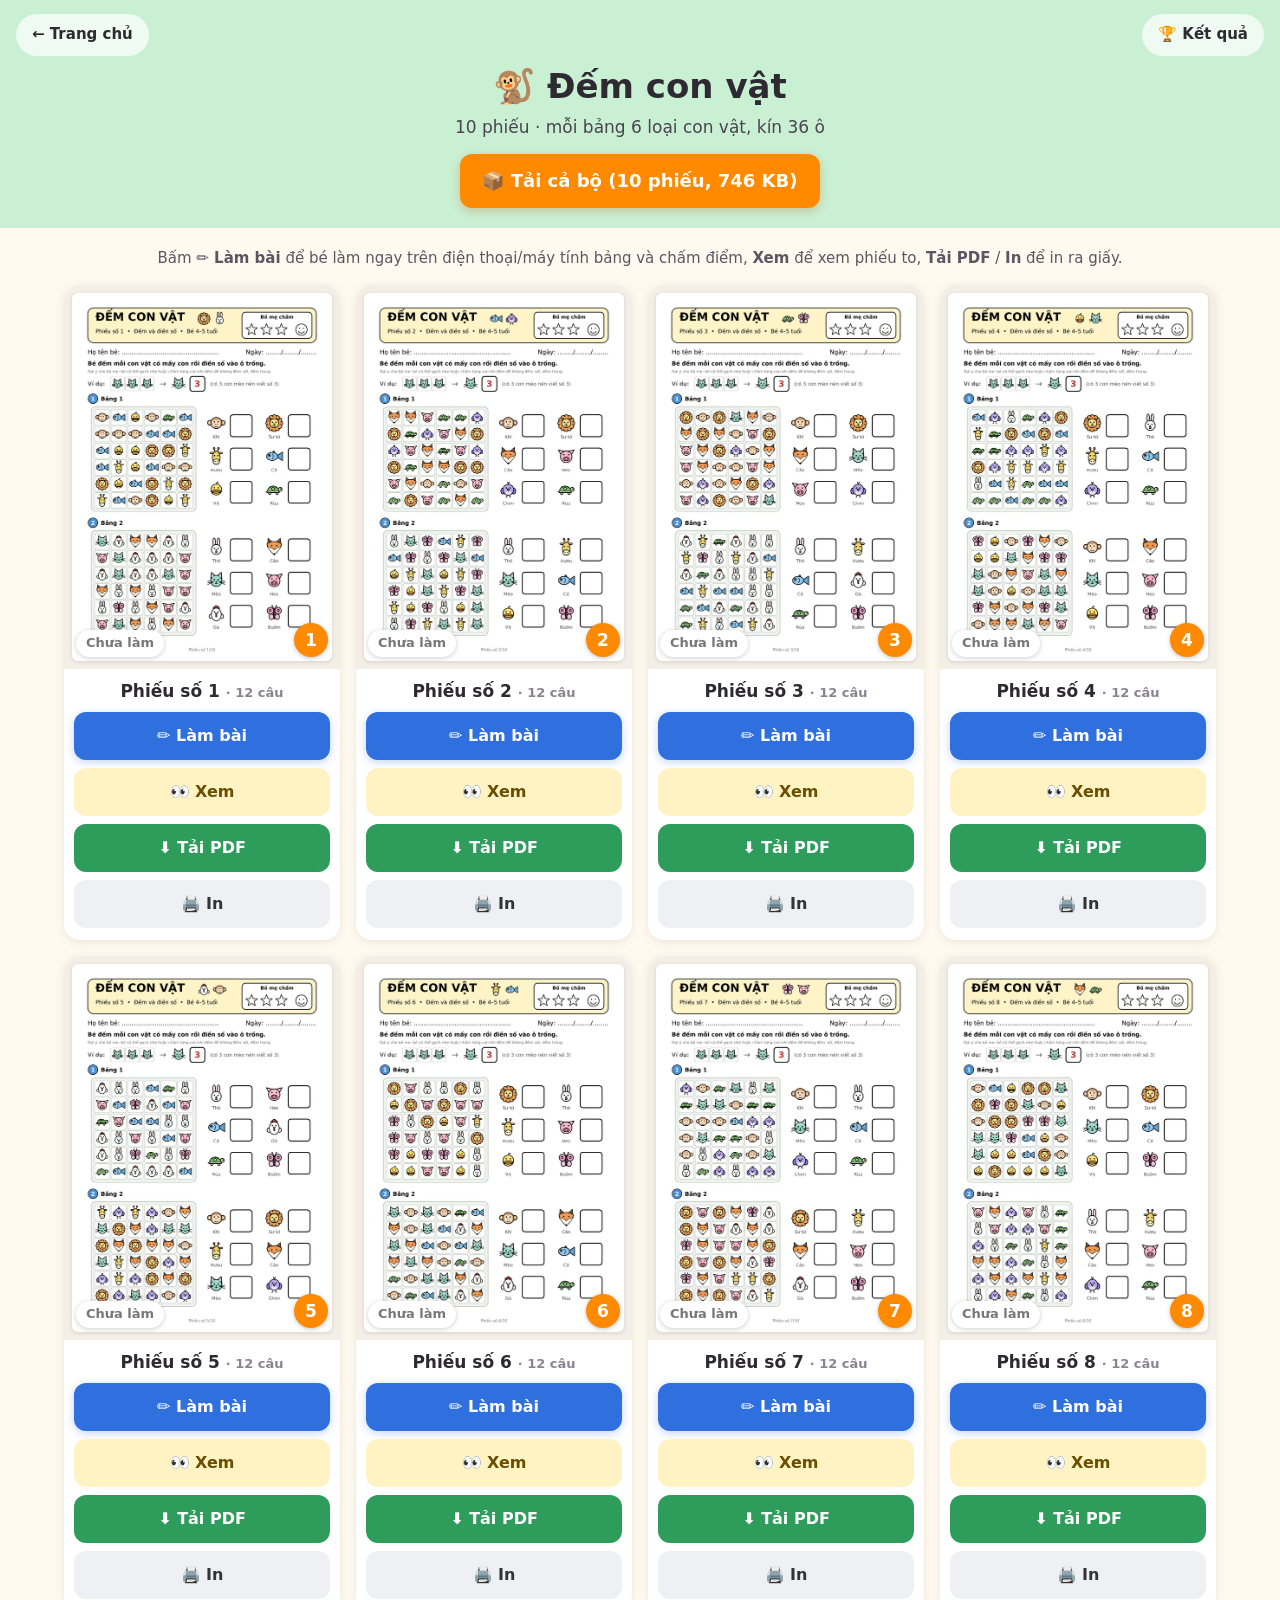
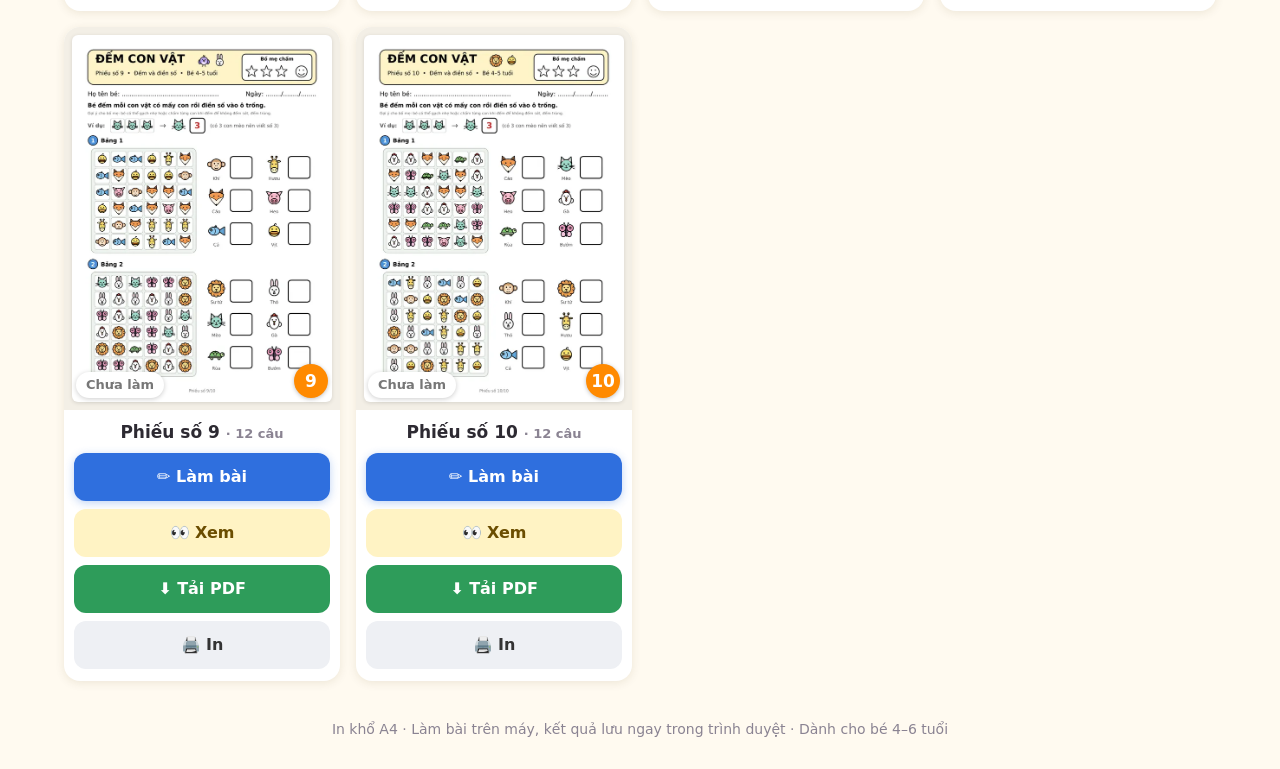
<file: dem-con-vat/index.html>
<!doctype html>
<html lang="vi"><head><meta charset="utf-8">
<meta name="viewport" content="width=device-width, initial-scale=1, viewport-fit=cover">
<title>Đếm con vật – Phiếu bài tập cho bé</title>
<meta name="description" content="10 phiếu · mỗi bảng 6 loại con vật, kín 36 ô">
<meta name="theme-color" content="#ffcf33">
<link rel="manifest" href="/manifest.webmanifest">
<link rel="icon" type="image/png" sizes="32x32" href="/assets/app/favicon-32.png">
<link rel="apple-touch-icon" sizes="180x180" href="/assets/app/apple-touch-icon.png">
<meta name="mobile-web-app-capable" content="yes">
<meta name="apple-mobile-web-app-capable" content="yes">
<meta name="apple-mobile-web-app-status-bar-style" content="default">
<meta name="apple-mobile-web-app-title" content="Phiếu bé">
<meta name="application-name" content="Phiếu bé">
<link rel="stylesheet" href="../assets/style.css?v=7">
</head><body>
<header class="top" style="--c:#c9f0d3">
  <a class="back" href="../">← Trang chủ</a><a class="back right" href="../ket-qua/">🏆 Kết quả</a>
  <h1><span class="em">🐒</span> Đếm con vật</h1>
  <p class="sub">10 phiếu · mỗi bảng 6 loại con vật, kín 36 ô</p>
  <a class="btn btn-all" href="pdf/dem-con-vat-ca-bo.pdf" download>📦 Tải cả bộ (10 phiếu, 746 KB)</a>
</header>
<main class="wrap">
<p class="hint">Bấm <b>✏️ Làm bài</b> để bé làm ngay trên điện thoại/máy tính bảng và chấm điểm, <b>Xem</b> để xem phiếu to, <b>Tải PDF</b> / <b>In</b> để in ra giấy.</p>
<section class="grid">
<article class="sheet">
  <a class="thumb js-view" href="img/dem-con-vat-so-01-lg.webp" data-pdf="pdf/dem-con-vat-so-01.pdf" data-title="Phiếu số 1" aria-label="Xem Phiếu số 1">
    <img src="img/dem-con-vat-so-01.webp" width="600" height="849" loading="eager" decoding="async" alt="Đếm con vật – Phiếu số 1">
    <span class="num">1</span>
    <span class="status" data-bo="dem-con-vat" data-so="1"></span>
  </a>
  <div class="sheet-body">
    <h3>Phiếu số 1 <small>· 12 câu</small></h3>
    <div class="btns">
      <a class="btn btn-do" href="../lam-bai/?bo=dem-con-vat&amp;so=1">✏️ Làm bài</a>
      <a class="btn btn-view js-view" href="img/dem-con-vat-so-01-lg.webp" data-pdf="pdf/dem-con-vat-so-01.pdf" data-title="Phiếu số 1">👀 Xem</a>
      <a class="btn btn-dl" href="pdf/dem-con-vat-so-01.pdf" download>⬇️ Tải PDF</a>
      <a class="btn btn-print" href="pdf/dem-con-vat-so-01.pdf" target="_blank" rel="noopener">🖨️ In</a>
    </div>
  </div>
</article>
<article class="sheet">
  <a class="thumb js-view" href="img/dem-con-vat-so-02-lg.webp" data-pdf="pdf/dem-con-vat-so-02.pdf" data-title="Phiếu số 2" aria-label="Xem Phiếu số 2">
    <img src="img/dem-con-vat-so-02.webp" width="600" height="849" loading="eager" decoding="async" alt="Đếm con vật – Phiếu số 2">
    <span class="num">2</span>
    <span class="status" data-bo="dem-con-vat" data-so="2"></span>
  </a>
  <div class="sheet-body">
    <h3>Phiếu số 2 <small>· 12 câu</small></h3>
    <div class="btns">
      <a class="btn btn-do" href="../lam-bai/?bo=dem-con-vat&amp;so=2">✏️ Làm bài</a>
      <a class="btn btn-view js-view" href="img/dem-con-vat-so-02-lg.webp" data-pdf="pdf/dem-con-vat-so-02.pdf" data-title="Phiếu số 2">👀 Xem</a>
      <a class="btn btn-dl" href="pdf/dem-con-vat-so-02.pdf" download>⬇️ Tải PDF</a>
      <a class="btn btn-print" href="pdf/dem-con-vat-so-02.pdf" target="_blank" rel="noopener">🖨️ In</a>
    </div>
  </div>
</article>
<article class="sheet">
  <a class="thumb js-view" href="img/dem-con-vat-so-03-lg.webp" data-pdf="pdf/dem-con-vat-so-03.pdf" data-title="Phiếu số 3" aria-label="Xem Phiếu số 3">
    <img src="img/dem-con-vat-so-03.webp" width="600" height="849" loading="eager" decoding="async" alt="Đếm con vật – Phiếu số 3">
    <span class="num">3</span>
    <span class="status" data-bo="dem-con-vat" data-so="3"></span>
  </a>
  <div class="sheet-body">
    <h3>Phiếu số 3 <small>· 12 câu</small></h3>
    <div class="btns">
      <a class="btn btn-do" href="../lam-bai/?bo=dem-con-vat&amp;so=3">✏️ Làm bài</a>
      <a class="btn btn-view js-view" href="img/dem-con-vat-so-03-lg.webp" data-pdf="pdf/dem-con-vat-so-03.pdf" data-title="Phiếu số 3">👀 Xem</a>
      <a class="btn btn-dl" href="pdf/dem-con-vat-so-03.pdf" download>⬇️ Tải PDF</a>
      <a class="btn btn-print" href="pdf/dem-con-vat-so-03.pdf" target="_blank" rel="noopener">🖨️ In</a>
    </div>
  </div>
</article>
<article class="sheet">
  <a class="thumb js-view" href="img/dem-con-vat-so-04-lg.webp" data-pdf="pdf/dem-con-vat-so-04.pdf" data-title="Phiếu số 4" aria-label="Xem Phiếu số 4">
    <img src="img/dem-con-vat-so-04.webp" width="600" height="849" loading="eager" decoding="async" alt="Đếm con vật – Phiếu số 4">
    <span class="num">4</span>
    <span class="status" data-bo="dem-con-vat" data-so="4"></span>
  </a>
  <div class="sheet-body">
    <h3>Phiếu số 4 <small>· 12 câu</small></h3>
    <div class="btns">
      <a class="btn btn-do" href="../lam-bai/?bo=dem-con-vat&amp;so=4">✏️ Làm bài</a>
      <a class="btn btn-view js-view" href="img/dem-con-vat-so-04-lg.webp" data-pdf="pdf/dem-con-vat-so-04.pdf" data-title="Phiếu số 4">👀 Xem</a>
      <a class="btn btn-dl" href="pdf/dem-con-vat-so-04.pdf" download>⬇️ Tải PDF</a>
      <a class="btn btn-print" href="pdf/dem-con-vat-so-04.pdf" target="_blank" rel="noopener">🖨️ In</a>
    </div>
  </div>
</article>
<article class="sheet">
  <a class="thumb js-view" href="img/dem-con-vat-so-05-lg.webp" data-pdf="pdf/dem-con-vat-so-05.pdf" data-title="Phiếu số 5" aria-label="Xem Phiếu số 5">
    <img src="img/dem-con-vat-so-05.webp" width="600" height="849" loading="lazy" decoding="async" alt="Đếm con vật – Phiếu số 5">
    <span class="num">5</span>
    <span class="status" data-bo="dem-con-vat" data-so="5"></span>
  </a>
  <div class="sheet-body">
    <h3>Phiếu số 5 <small>· 12 câu</small></h3>
    <div class="btns">
      <a class="btn btn-do" href="../lam-bai/?bo=dem-con-vat&amp;so=5">✏️ Làm bài</a>
      <a class="btn btn-view js-view" href="img/dem-con-vat-so-05-lg.webp" data-pdf="pdf/dem-con-vat-so-05.pdf" data-title="Phiếu số 5">👀 Xem</a>
      <a class="btn btn-dl" href="pdf/dem-con-vat-so-05.pdf" download>⬇️ Tải PDF</a>
      <a class="btn btn-print" href="pdf/dem-con-vat-so-05.pdf" target="_blank" rel="noopener">🖨️ In</a>
    </div>
  </div>
</article>
<article class="sheet">
  <a class="thumb js-view" href="img/dem-con-vat-so-06-lg.webp" data-pdf="pdf/dem-con-vat-so-06.pdf" data-title="Phiếu số 6" aria-label="Xem Phiếu số 6">
    <img src="img/dem-con-vat-so-06.webp" width="600" height="849" loading="lazy" decoding="async" alt="Đếm con vật – Phiếu số 6">
    <span class="num">6</span>
    <span class="status" data-bo="dem-con-vat" data-so="6"></span>
  </a>
  <div class="sheet-body">
    <h3>Phiếu số 6 <small>· 12 câu</small></h3>
    <div class="btns">
      <a class="btn btn-do" href="../lam-bai/?bo=dem-con-vat&amp;so=6">✏️ Làm bài</a>
      <a class="btn btn-view js-view" href="img/dem-con-vat-so-06-lg.webp" data-pdf="pdf/dem-con-vat-so-06.pdf" data-title="Phiếu số 6">👀 Xem</a>
      <a class="btn btn-dl" href="pdf/dem-con-vat-so-06.pdf" download>⬇️ Tải PDF</a>
      <a class="btn btn-print" href="pdf/dem-con-vat-so-06.pdf" target="_blank" rel="noopener">🖨️ In</a>
    </div>
  </div>
</article>
<article class="sheet">
  <a class="thumb js-view" href="img/dem-con-vat-so-07-lg.webp" data-pdf="pdf/dem-con-vat-so-07.pdf" data-title="Phiếu số 7" aria-label="Xem Phiếu số 7">
    <img src="img/dem-con-vat-so-07.webp" width="600" height="849" loading="lazy" decoding="async" alt="Đếm con vật – Phiếu số 7">
    <span class="num">7</span>
    <span class="status" data-bo="dem-con-vat" data-so="7"></span>
  </a>
  <div class="sheet-body">
    <h3>Phiếu số 7 <small>· 12 câu</small></h3>
    <div class="btns">
      <a class="btn btn-do" href="../lam-bai/?bo=dem-con-vat&amp;so=7">✏️ Làm bài</a>
      <a class="btn btn-view js-view" href="img/dem-con-vat-so-07-lg.webp" data-pdf="pdf/dem-con-vat-so-07.pdf" data-title="Phiếu số 7">👀 Xem</a>
      <a class="btn btn-dl" href="pdf/dem-con-vat-so-07.pdf" download>⬇️ Tải PDF</a>
      <a class="btn btn-print" href="pdf/dem-con-vat-so-07.pdf" target="_blank" rel="noopener">🖨️ In</a>
    </div>
  </div>
</article>
<article class="sheet">
  <a class="thumb js-view" href="img/dem-con-vat-so-08-lg.webp" data-pdf="pdf/dem-con-vat-so-08.pdf" data-title="Phiếu số 8" aria-label="Xem Phiếu số 8">
    <img src="img/dem-con-vat-so-08.webp" width="600" height="849" loading="lazy" decoding="async" alt="Đếm con vật – Phiếu số 8">
    <span class="num">8</span>
    <span class="status" data-bo="dem-con-vat" data-so="8"></span>
  </a>
  <div class="sheet-body">
    <h3>Phiếu số 8 <small>· 12 câu</small></h3>
    <div class="btns">
      <a class="btn btn-do" href="../lam-bai/?bo=dem-con-vat&amp;so=8">✏️ Làm bài</a>
      <a class="btn btn-view js-view" href="img/dem-con-vat-so-08-lg.webp" data-pdf="pdf/dem-con-vat-so-08.pdf" data-title="Phiếu số 8">👀 Xem</a>
      <a class="btn btn-dl" href="pdf/dem-con-vat-so-08.pdf" download>⬇️ Tải PDF</a>
      <a class="btn btn-print" href="pdf/dem-con-vat-so-08.pdf" target="_blank" rel="noopener">🖨️ In</a>
    </div>
  </div>
</article>
<article class="sheet">
  <a class="thumb js-view" href="img/dem-con-vat-so-09-lg.webp" data-pdf="pdf/dem-con-vat-so-09.pdf" data-title="Phiếu số 9" aria-label="Xem Phiếu số 9">
    <img src="img/dem-con-vat-so-09.webp" width="600" height="849" loading="lazy" decoding="async" alt="Đếm con vật – Phiếu số 9">
    <span class="num">9</span>
    <span class="status" data-bo="dem-con-vat" data-so="9"></span>
  </a>
  <div class="sheet-body">
    <h3>Phiếu số 9 <small>· 12 câu</small></h3>
    <div class="btns">
      <a class="btn btn-do" href="../lam-bai/?bo=dem-con-vat&amp;so=9">✏️ Làm bài</a>
      <a class="btn btn-view js-view" href="img/dem-con-vat-so-09-lg.webp" data-pdf="pdf/dem-con-vat-so-09.pdf" data-title="Phiếu số 9">👀 Xem</a>
      <a class="btn btn-dl" href="pdf/dem-con-vat-so-09.pdf" download>⬇️ Tải PDF</a>
      <a class="btn btn-print" href="pdf/dem-con-vat-so-09.pdf" target="_blank" rel="noopener">🖨️ In</a>
    </div>
  </div>
</article>
<article class="sheet">
  <a class="thumb js-view" href="img/dem-con-vat-so-10-lg.webp" data-pdf="pdf/dem-con-vat-so-10.pdf" data-title="Phiếu số 10" aria-label="Xem Phiếu số 10">
    <img src="img/dem-con-vat-so-10.webp" width="600" height="849" loading="lazy" decoding="async" alt="Đếm con vật – Phiếu số 10">
    <span class="num">10</span>
    <span class="status" data-bo="dem-con-vat" data-so="10"></span>
  </a>
  <div class="sheet-body">
    <h3>Phiếu số 10 <small>· 12 câu</small></h3>
    <div class="btns">
      <a class="btn btn-do" href="../lam-bai/?bo=dem-con-vat&amp;so=10">✏️ Làm bài</a>
      <a class="btn btn-view js-view" href="img/dem-con-vat-so-10-lg.webp" data-pdf="pdf/dem-con-vat-so-10.pdf" data-title="Phiếu số 10">👀 Xem</a>
      <a class="btn btn-dl" href="pdf/dem-con-vat-so-10.pdf" download>⬇️ Tải PDF</a>
      <a class="btn btn-print" href="pdf/dem-con-vat-so-10.pdf" target="_blank" rel="noopener">🖨️ In</a>
    </div>
  </div>
</article>
</section>
</main>
<div class="viewer" id="viewer" hidden role="dialog" aria-modal="true" aria-label="Xem phiếu">
  <div class="vbar">
    <button class="vbtn" id="vprev" aria-label="Phiếu trước">‹</button>
    <span id="vtitle"></span>
    <button class="vbtn" id="vnext" aria-label="Phiếu sau">›</button>
    <a class="vbtn vdl" id="vdl" href="#" download>⬇️ PDF</a>
    <button class="vbtn" id="vclose" aria-label="Đóng">✕</button>
  </div>
  <div class="vimg"><img id="vimg" alt=""></div>
</div>
<footer class="foot">In khổ A4 · Làm bài trên máy, kết quả lưu ngay trong trình duyệt · Dành cho bé 4–6 tuổi</footer>
<script src="../assets/meta.js?v=7" defer></script><script src="../assets/store.js?v=7" defer></script><script src="../assets/pwa.js?v=7" defer></script>
<script src="../assets/app.js?v=7" defer></script>
</body></html>
</file>
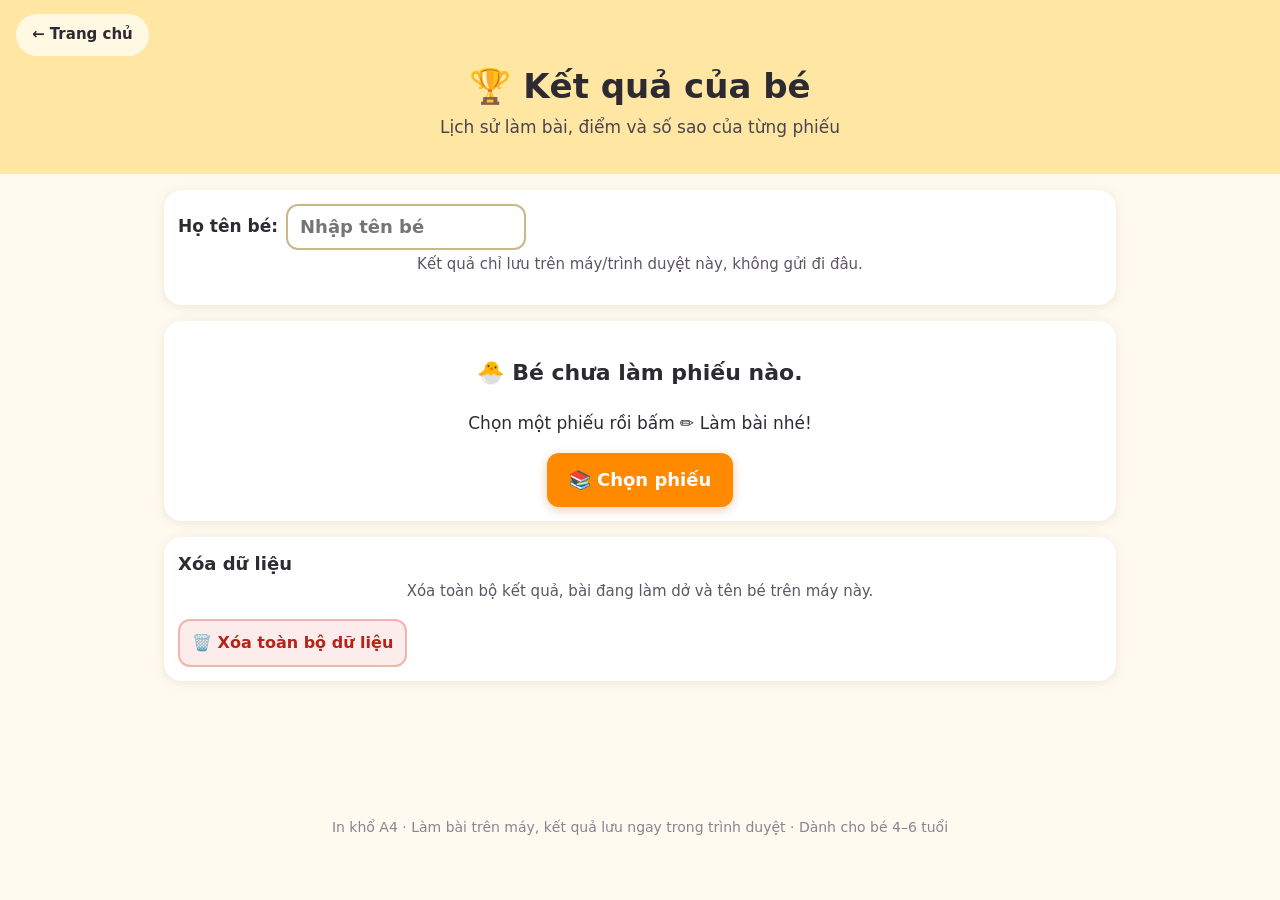
<file: ket-qua/index.html>
<!doctype html>
<html lang="vi"><head><meta charset="utf-8">
<meta name="viewport" content="width=device-width, initial-scale=1, viewport-fit=cover">
<title>Kết quả của bé – Phiếu bài tập</title>
<meta name="description" content="Phiếu bài tập in cho bé: đếm chữ cái, đếm con vật, toán cộng trừ phạm vi 10. Làm bài trực tuyến, chấm điểm ngay.">
<meta name="theme-color" content="#ffcf33">
<link rel="manifest" href="/manifest.webmanifest">
<link rel="icon" type="image/png" sizes="32x32" href="/assets/app/favicon-32.png">
<link rel="apple-touch-icon" sizes="180x180" href="/assets/app/apple-touch-icon.png">
<meta name="mobile-web-app-capable" content="yes">
<meta name="apple-mobile-web-app-capable" content="yes">
<meta name="apple-mobile-web-app-status-bar-style" content="default">
<meta name="apple-mobile-web-app-title" content="Phiếu bé">
<meta name="application-name" content="Phiếu bé">
<link rel="stylesheet" href="../assets/style.css?v=7">
</head><body>
<header class="top" style="--c:#ffe7a3">
  <a class="back" href="../">← Trang chủ</a>
  <h1>🏆 Kết quả của bé</h1>
  <p class="sub">Lịch sử làm bài, điểm và số sao của từng phiếu</p>
</header>
<main class="wrap lb-wrap" id="kq"><p class="hint">Đang tải…</p></main>
<footer class="foot">In khổ A4 · Làm bài trên máy, kết quả lưu ngay trong trình duyệt · Dành cho bé 4–6 tuổi</footer>
<script src="../assets/meta.js?v=7" defer></script><script src="../assets/store.js?v=7" defer></script><script src="../assets/ket-qua.js?v=7" defer></script><script src="../assets/pwa.js?v=7" defer></script>
<script src="../assets/app.js?v=7" defer></script>
</body></html>
</file>
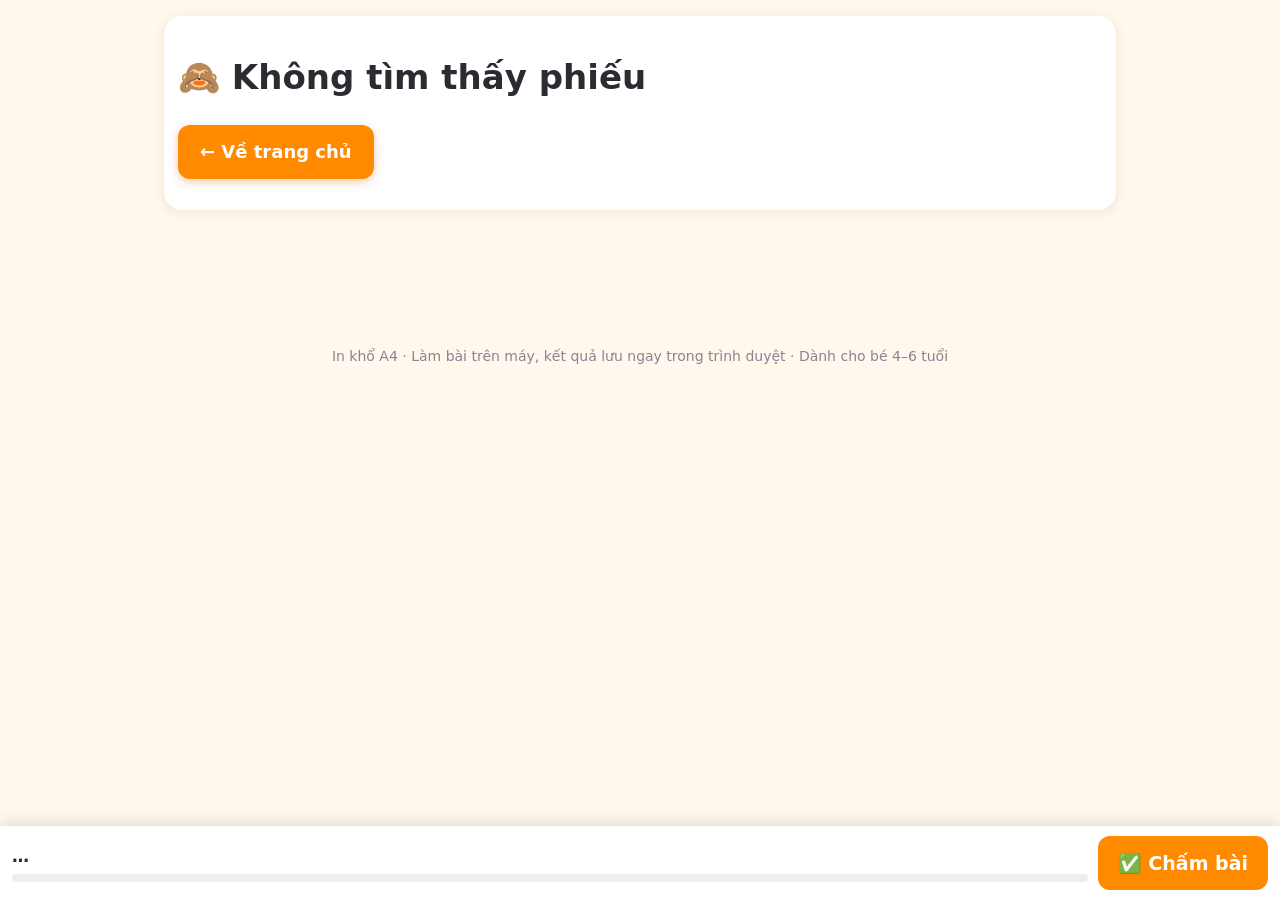
<file: lam-bai/index.html>
<!doctype html>
<html lang="vi"><head><meta charset="utf-8">
<meta name="viewport" content="width=device-width, initial-scale=1, viewport-fit=cover">
<title>Làm bài – Phiếu bài tập cho bé</title>
<meta name="description" content="Phiếu bài tập in cho bé: đếm chữ cái, đếm con vật, toán cộng trừ phạm vi 10. Làm bài trực tuyến, chấm điểm ngay.">
<meta name="theme-color" content="#ffcf33">
<link rel="manifest" href="/manifest.webmanifest">
<link rel="icon" type="image/png" sizes="32x32" href="/assets/app/favicon-32.png">
<link rel="apple-touch-icon" sizes="180x180" href="/assets/app/apple-touch-icon.png">
<meta name="mobile-web-app-capable" content="yes">
<meta name="apple-mobile-web-app-capable" content="yes">
<meta name="apple-mobile-web-app-status-bar-style" content="default">
<meta name="apple-mobile-web-app-title" content="Phiếu bé">
<meta name="application-name" content="Phiếu bé">
<link rel="stylesheet" href="../assets/style.css?v=7">
</head><body class="lb-page">
<main class="wrap lb-wrap">
<p class="lb-card warn" id="no-store" hidden>Trình duyệt đang chặn lưu dữ liệu (chế độ ẩn danh?). Bé vẫn làm và chấm được, nhưng kết quả sẽ không được lưu.</p>
<div id="lb" aria-live="off"><p class="hint">Đang tải phiếu…</p></div>
<noscript><p class="lb-card">Cần bật JavaScript để làm bài trực tuyến. Bạn vẫn có thể <a href="../">tải PDF để in</a>.</p></noscript>
</main>
<div class="lb-bar" id="lb-bar">
  <div class="bar-info"><span id="bar-prog">…</span><span class="bar-track"><span id="bar-fill"></span></span></div>
  <button type="button" class="btn btn-grade" id="btn-grade">✅ Chấm bài</button>
  <button type="button" class="btn btn-grade" id="btn-reset-bar" hidden>🔁 Làm lại</button>
</div>
<div class="pad" id="pad" hidden role="group" aria-label="Bàn phím số">
  <div class="pad-top"><span id="pad-label"></span><span class="pad-val" id="pad-val" aria-live="polite"></span><button type="button" class="pad-x" id="pad-close" aria-label="Đóng bàn phím">✕</button></div>
  <div class="pad-keys"><button type="button" data-k="1">1</button><button type="button" data-k="2">2</button><button type="button" data-k="3">3</button><button type="button" data-k="4">4</button><button type="button" data-k="5">5</button><button type="button" data-k="6">6</button><button type="button" data-k="7">7</button><button type="button" data-k="8">8</button><button type="button" data-k="9">9</button><button type="button" data-k="del" class="k-del" aria-label="Xóa">⌫</button><button type="button" data-k="0">0</button><button type="button" data-k="ok" class="k-ok" aria-label="Xong, sang ô tiếp">✓</button></div>
</div>
<footer class="foot">In khổ A4 · Làm bài trên máy, kết quả lưu ngay trong trình duyệt · Dành cho bé 4–6 tuổi</footer>
<script src="../assets/meta.js?v=7" defer></script><script src="../assets/store.js?v=7" defer></script><script src="../assets/data.js?v=7" defer></script><script src="../assets/lam-bai.js?v=7" defer></script><script src="../assets/pwa.js?v=7" defer></script>
<script src="../assets/app.js?v=7" defer></script>
</body></html>
</file>
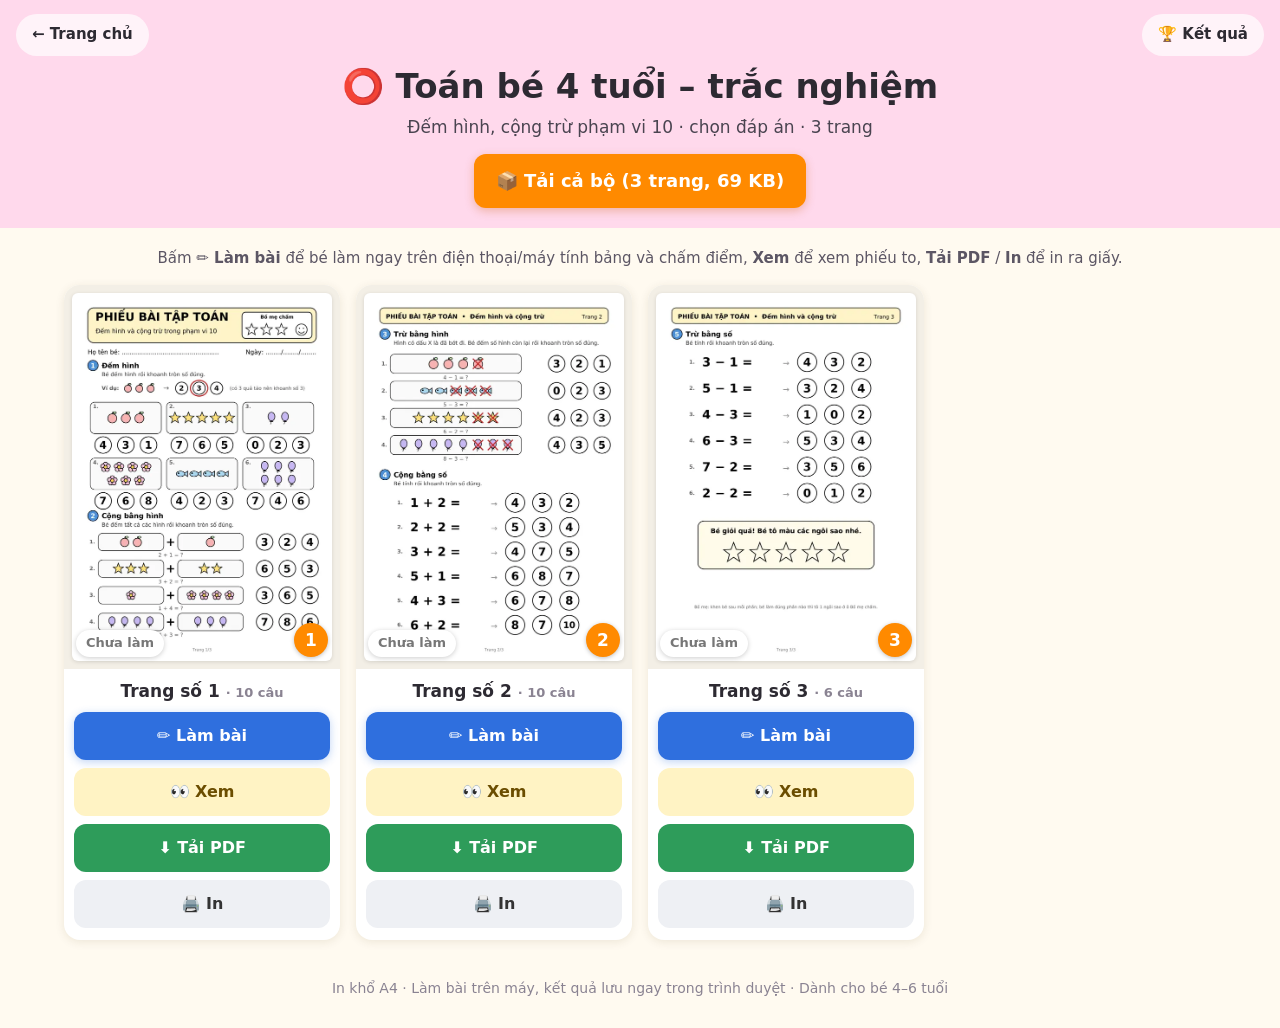
<file: toan-be-4-tuoi/index.html>
<!doctype html>
<html lang="vi"><head><meta charset="utf-8">
<meta name="viewport" content="width=device-width, initial-scale=1, viewport-fit=cover">
<title>Toán bé 4 tuổi – trắc nghiệm – Phiếu bài tập cho bé</title>
<meta name="description" content="Đếm hình, cộng trừ phạm vi 10 · chọn đáp án · 3 trang">
<meta name="theme-color" content="#ffcf33">
<link rel="manifest" href="/manifest.webmanifest">
<link rel="icon" type="image/png" sizes="32x32" href="/assets/app/favicon-32.png">
<link rel="apple-touch-icon" sizes="180x180" href="/assets/app/apple-touch-icon.png">
<meta name="mobile-web-app-capable" content="yes">
<meta name="apple-mobile-web-app-capable" content="yes">
<meta name="apple-mobile-web-app-status-bar-style" content="default">
<meta name="apple-mobile-web-app-title" content="Phiếu bé">
<meta name="application-name" content="Phiếu bé">
<link rel="stylesheet" href="../assets/style.css?v=7">
</head><body>
<header class="top" style="--c:#ffd9ec">
  <a class="back" href="../">← Trang chủ</a><a class="back right" href="../ket-qua/">🏆 Kết quả</a>
  <h1><span class="em">⭕</span> Toán bé 4 tuổi – trắc nghiệm</h1>
  <p class="sub">Đếm hình, cộng trừ phạm vi 10 · chọn đáp án · 3 trang</p>
  <a class="btn btn-all" href="pdf/toan-be-4-tuoi-ca-bo.pdf" download>📦 Tải cả bộ (3 trang, 69 KB)</a>
</header>
<main class="wrap">
<p class="hint">Bấm <b>✏️ Làm bài</b> để bé làm ngay trên điện thoại/máy tính bảng và chấm điểm, <b>Xem</b> để xem phiếu to, <b>Tải PDF</b> / <b>In</b> để in ra giấy.</p>
<section class="grid">
<article class="sheet">
  <a class="thumb js-view" href="img/toan-be-4-tuoi-so-01-lg.webp" data-pdf="pdf/toan-be-4-tuoi-so-01.pdf" data-title="Trang số 1" aria-label="Xem Trang số 1">
    <img src="img/toan-be-4-tuoi-so-01.webp" width="600" height="849" loading="eager" decoding="async" alt="Toán bé 4 tuổi – trắc nghiệm – Trang số 1">
    <span class="num">1</span>
    <span class="status" data-bo="toan-be-4-tuoi" data-so="1"></span>
  </a>
  <div class="sheet-body">
    <h3>Trang số 1 <small>· 10 câu</small></h3>
    <div class="btns">
      <a class="btn btn-do" href="../lam-bai/?bo=toan-be-4-tuoi&amp;so=1">✏️ Làm bài</a>
      <a class="btn btn-view js-view" href="img/toan-be-4-tuoi-so-01-lg.webp" data-pdf="pdf/toan-be-4-tuoi-so-01.pdf" data-title="Trang số 1">👀 Xem</a>
      <a class="btn btn-dl" href="pdf/toan-be-4-tuoi-so-01.pdf" download>⬇️ Tải PDF</a>
      <a class="btn btn-print" href="pdf/toan-be-4-tuoi-so-01.pdf" target="_blank" rel="noopener">🖨️ In</a>
    </div>
  </div>
</article>
<article class="sheet">
  <a class="thumb js-view" href="img/toan-be-4-tuoi-so-02-lg.webp" data-pdf="pdf/toan-be-4-tuoi-so-02.pdf" data-title="Trang số 2" aria-label="Xem Trang số 2">
    <img src="img/toan-be-4-tuoi-so-02.webp" width="600" height="849" loading="eager" decoding="async" alt="Toán bé 4 tuổi – trắc nghiệm – Trang số 2">
    <span class="num">2</span>
    <span class="status" data-bo="toan-be-4-tuoi" data-so="2"></span>
  </a>
  <div class="sheet-body">
    <h3>Trang số 2 <small>· 10 câu</small></h3>
    <div class="btns">
      <a class="btn btn-do" href="../lam-bai/?bo=toan-be-4-tuoi&amp;so=2">✏️ Làm bài</a>
      <a class="btn btn-view js-view" href="img/toan-be-4-tuoi-so-02-lg.webp" data-pdf="pdf/toan-be-4-tuoi-so-02.pdf" data-title="Trang số 2">👀 Xem</a>
      <a class="btn btn-dl" href="pdf/toan-be-4-tuoi-so-02.pdf" download>⬇️ Tải PDF</a>
      <a class="btn btn-print" href="pdf/toan-be-4-tuoi-so-02.pdf" target="_blank" rel="noopener">🖨️ In</a>
    </div>
  </div>
</article>
<article class="sheet">
  <a class="thumb js-view" href="img/toan-be-4-tuoi-so-03-lg.webp" data-pdf="pdf/toan-be-4-tuoi-so-03.pdf" data-title="Trang số 3" aria-label="Xem Trang số 3">
    <img src="img/toan-be-4-tuoi-so-03.webp" width="600" height="849" loading="eager" decoding="async" alt="Toán bé 4 tuổi – trắc nghiệm – Trang số 3">
    <span class="num">3</span>
    <span class="status" data-bo="toan-be-4-tuoi" data-so="3"></span>
  </a>
  <div class="sheet-body">
    <h3>Trang số 3 <small>· 6 câu</small></h3>
    <div class="btns">
      <a class="btn btn-do" href="../lam-bai/?bo=toan-be-4-tuoi&amp;so=3">✏️ Làm bài</a>
      <a class="btn btn-view js-view" href="img/toan-be-4-tuoi-so-03-lg.webp" data-pdf="pdf/toan-be-4-tuoi-so-03.pdf" data-title="Trang số 3">👀 Xem</a>
      <a class="btn btn-dl" href="pdf/toan-be-4-tuoi-so-03.pdf" download>⬇️ Tải PDF</a>
      <a class="btn btn-print" href="pdf/toan-be-4-tuoi-so-03.pdf" target="_blank" rel="noopener">🖨️ In</a>
    </div>
  </div>
</article>
</section>
</main>
<div class="viewer" id="viewer" hidden role="dialog" aria-modal="true" aria-label="Xem phiếu">
  <div class="vbar">
    <button class="vbtn" id="vprev" aria-label="Phiếu trước">‹</button>
    <span id="vtitle"></span>
    <button class="vbtn" id="vnext" aria-label="Phiếu sau">›</button>
    <a class="vbtn vdl" id="vdl" href="#" download>⬇️ PDF</a>
    <button class="vbtn" id="vclose" aria-label="Đóng">✕</button>
  </div>
  <div class="vimg"><img id="vimg" alt=""></div>
</div>
<footer class="foot">In khổ A4 · Làm bài trên máy, kết quả lưu ngay trong trình duyệt · Dành cho bé 4–6 tuổi</footer>
<script src="../assets/meta.js?v=7" defer></script><script src="../assets/store.js?v=7" defer></script><script src="../assets/pwa.js?v=7" defer></script>
<script src="../assets/app.js?v=7" defer></script>
</body></html>
</file>
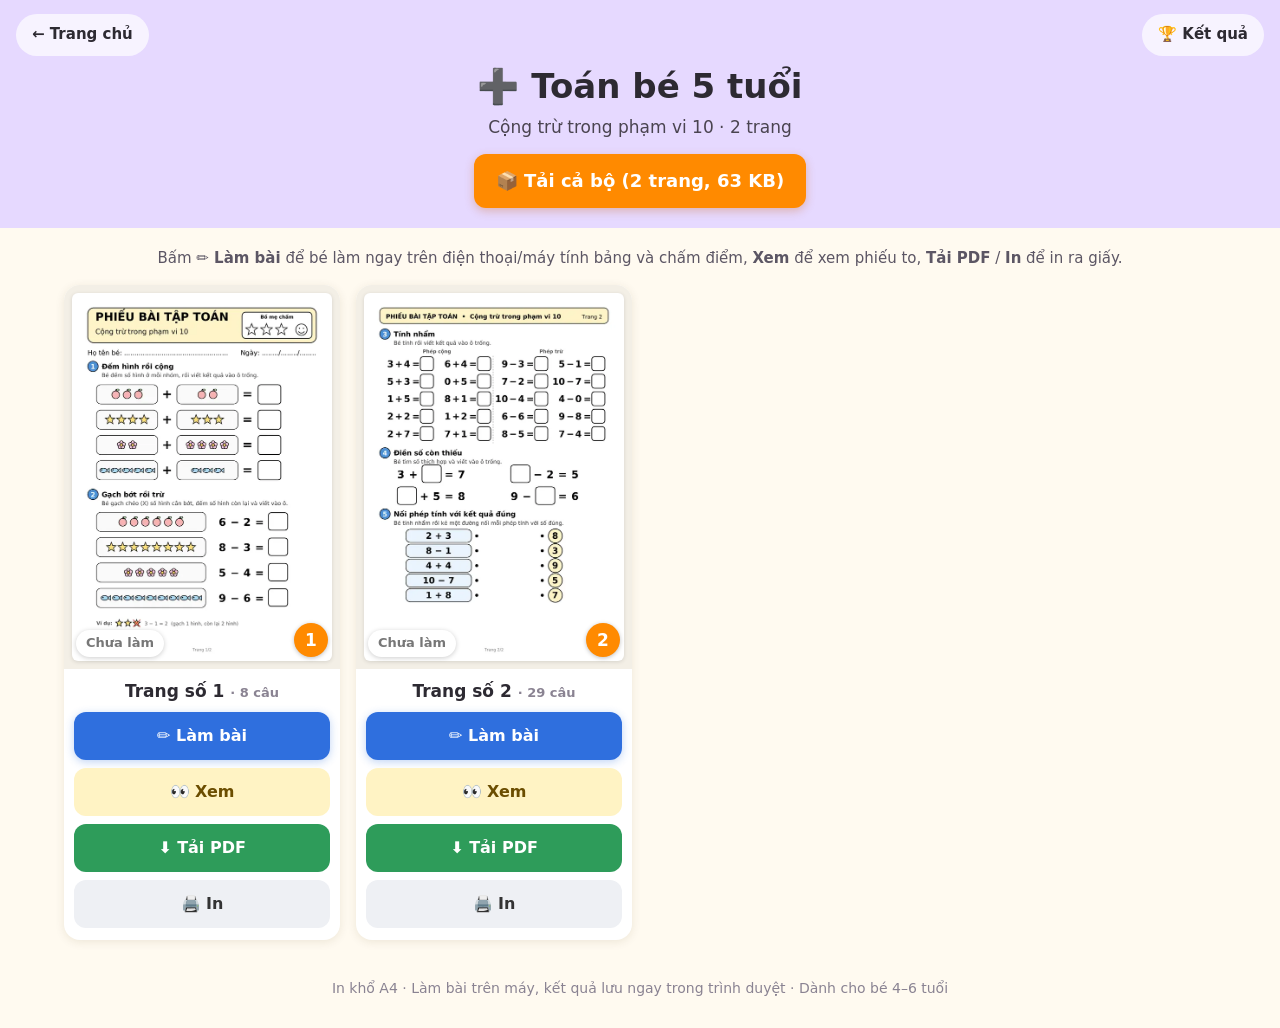
<file: toan-be-5-tuoi/index.html>
<!doctype html>
<html lang="vi"><head><meta charset="utf-8">
<meta name="viewport" content="width=device-width, initial-scale=1, viewport-fit=cover">
<title>Toán bé 5 tuổi – Phiếu bài tập cho bé</title>
<meta name="description" content="Cộng trừ trong phạm vi 10 · 2 trang">
<meta name="theme-color" content="#ffcf33">
<link rel="manifest" href="/manifest.webmanifest">
<link rel="icon" type="image/png" sizes="32x32" href="/assets/app/favicon-32.png">
<link rel="apple-touch-icon" sizes="180x180" href="/assets/app/apple-touch-icon.png">
<meta name="mobile-web-app-capable" content="yes">
<meta name="apple-mobile-web-app-capable" content="yes">
<meta name="apple-mobile-web-app-status-bar-style" content="default">
<meta name="apple-mobile-web-app-title" content="Phiếu bé">
<meta name="application-name" content="Phiếu bé">
<link rel="stylesheet" href="../assets/style.css?v=7">
</head><body>
<header class="top" style="--c:#e6d9ff">
  <a class="back" href="../">← Trang chủ</a><a class="back right" href="../ket-qua/">🏆 Kết quả</a>
  <h1><span class="em">➕</span> Toán bé 5 tuổi</h1>
  <p class="sub">Cộng trừ trong phạm vi 10 · 2 trang</p>
  <a class="btn btn-all" href="pdf/toan-be-5-tuoi-ca-bo.pdf" download>📦 Tải cả bộ (2 trang, 63 KB)</a>
</header>
<main class="wrap">
<p class="hint">Bấm <b>✏️ Làm bài</b> để bé làm ngay trên điện thoại/máy tính bảng và chấm điểm, <b>Xem</b> để xem phiếu to, <b>Tải PDF</b> / <b>In</b> để in ra giấy.</p>
<section class="grid">
<article class="sheet">
  <a class="thumb js-view" href="img/toan-be-5-tuoi-so-01-lg.webp" data-pdf="pdf/toan-be-5-tuoi-so-01.pdf" data-title="Trang số 1" aria-label="Xem Trang số 1">
    <img src="img/toan-be-5-tuoi-so-01.webp" width="600" height="849" loading="eager" decoding="async" alt="Toán bé 5 tuổi – Trang số 1">
    <span class="num">1</span>
    <span class="status" data-bo="toan-be-5-tuoi" data-so="1"></span>
  </a>
  <div class="sheet-body">
    <h3>Trang số 1 <small>· 8 câu</small></h3>
    <div class="btns">
      <a class="btn btn-do" href="../lam-bai/?bo=toan-be-5-tuoi&amp;so=1">✏️ Làm bài</a>
      <a class="btn btn-view js-view" href="img/toan-be-5-tuoi-so-01-lg.webp" data-pdf="pdf/toan-be-5-tuoi-so-01.pdf" data-title="Trang số 1">👀 Xem</a>
      <a class="btn btn-dl" href="pdf/toan-be-5-tuoi-so-01.pdf" download>⬇️ Tải PDF</a>
      <a class="btn btn-print" href="pdf/toan-be-5-tuoi-so-01.pdf" target="_blank" rel="noopener">🖨️ In</a>
    </div>
  </div>
</article>
<article class="sheet">
  <a class="thumb js-view" href="img/toan-be-5-tuoi-so-02-lg.webp" data-pdf="pdf/toan-be-5-tuoi-so-02.pdf" data-title="Trang số 2" aria-label="Xem Trang số 2">
    <img src="img/toan-be-5-tuoi-so-02.webp" width="600" height="849" loading="eager" decoding="async" alt="Toán bé 5 tuổi – Trang số 2">
    <span class="num">2</span>
    <span class="status" data-bo="toan-be-5-tuoi" data-so="2"></span>
  </a>
  <div class="sheet-body">
    <h3>Trang số 2 <small>· 29 câu</small></h3>
    <div class="btns">
      <a class="btn btn-do" href="../lam-bai/?bo=toan-be-5-tuoi&amp;so=2">✏️ Làm bài</a>
      <a class="btn btn-view js-view" href="img/toan-be-5-tuoi-so-02-lg.webp" data-pdf="pdf/toan-be-5-tuoi-so-02.pdf" data-title="Trang số 2">👀 Xem</a>
      <a class="btn btn-dl" href="pdf/toan-be-5-tuoi-so-02.pdf" download>⬇️ Tải PDF</a>
      <a class="btn btn-print" href="pdf/toan-be-5-tuoi-so-02.pdf" target="_blank" rel="noopener">🖨️ In</a>
    </div>
  </div>
</article>
</section>
</main>
<div class="viewer" id="viewer" hidden role="dialog" aria-modal="true" aria-label="Xem phiếu">
  <div class="vbar">
    <button class="vbtn" id="vprev" aria-label="Phiếu trước">‹</button>
    <span id="vtitle"></span>
    <button class="vbtn" id="vnext" aria-label="Phiếu sau">›</button>
    <a class="vbtn vdl" id="vdl" href="#" download>⬇️ PDF</a>
    <button class="vbtn" id="vclose" aria-label="Đóng">✕</button>
  </div>
  <div class="vimg"><img id="vimg" alt=""></div>
</div>
<footer class="foot">In khổ A4 · Làm bài trên máy, kết quả lưu ngay trong trình duyệt · Dành cho bé 4–6 tuổi</footer>
<script src="../assets/meta.js?v=7" defer></script><script src="../assets/store.js?v=7" defer></script><script src="../assets/pwa.js?v=7" defer></script>
<script src="../assets/app.js?v=7" defer></script>
</body></html>
</file>
<file: assets/style.css>
*{box-sizing:border-box}
html{-webkit-text-size-adjust:100%}
body{margin:0;font-family:system-ui,-apple-system,"Segoe UI",Roboto,"Helvetica Neue",Arial,"Noto Sans",sans-serif;
  background:#fffaf0;color:#2d2a32;line-height:1.45;font-size:17px}
a{color:inherit}
img{max-width:100%;height:auto;display:block}
.wrap{max-width:1180px;margin:0 auto;padding:16px max(14px,env(safe-area-inset-left)) 28px}
.hero{background:linear-gradient(135deg,#ffcf33,#ffb347);padding:28px 18px 26px;text-align:center}
.hero h1{margin:0 0 6px;font-size:clamp(26px,6vw,40px)}
.hero p{margin:0 auto;max-width:640px;font-size:clamp(15px,3.6vw,18px)}
.cats{display:grid;gap:16px;grid-template-columns:1fr}
@media(min-width:600px){.cats{grid-template-columns:1fr 1fr}}
@media(min-width:1000px){.cats{grid-template-columns:1fr 1fr 1fr}}
.cat{display:flex;gap:14px;align-items:stretch;text-decoration:none;background:#fff;border-radius:20px;
  box-shadow:0 3px 12px rgba(80,60,0,.10);overflow:hidden;border:3px solid var(--c);transition:transform .15s}
.cat:active{transform:scale(.98)}
@media(hover:hover){.cat:hover{transform:translateY(-3px)}}
.cat-img{flex:0 0 38%;background:var(--c);padding:10px;display:flex;align-items:center}
.cat-img img{border-radius:8px;box-shadow:0 2px 6px rgba(0,0,0,.15);background:#fff}
.cat-body{padding:14px 14px 14px 0;display:flex;flex-direction:column;gap:4px}
.cat-body .em{font-size:30px;line-height:1}
.cat-body h2{margin:2px 0 0;font-size:20px;line-height:1.2}
.cat-body p{margin:0;font-size:14.5px;color:#5c5664}
.count{margin-top:auto;font-weight:700;color:#c25e00;font-size:16px;padding-top:6px}
.top{background:var(--c);padding:14px 16px 20px;text-align:center}
.top h1{margin:8px 0 4px;font-size:clamp(23px,5.5vw,34px)}
.top .sub{margin:0 0 14px;color:#4a4450}
.back{display:inline-block;text-decoration:none;font-weight:700;background:rgba(255,255,255,.7);
  padding:10px 16px;border-radius:999px;float:left;font-size:15px}
.top::after{content:"";display:block;clear:both}
.top h1{clear:both;padding-top:6px}
.hint{margin:4px 0 16px;color:#5c5664;font-size:15px;text-align:center}
.grid{display:grid;gap:16px;grid-template-columns:1fr 1fr}
@media(min-width:900px){.grid{grid-template-columns:repeat(3,1fr)}}
@media(min-width:1200px){.grid{grid-template-columns:repeat(4,1fr)}}
@media(max-width:359px){.grid{grid-template-columns:1fr}}
.sheet{background:#fff;border-radius:16px;box-shadow:0 2px 10px rgba(80,60,0,.10);overflow:hidden;display:flex;flex-direction:column}
.thumb{position:relative;display:block;background:#f3efe6;padding:8px}
.thumb img{border-radius:6px;background:#fff;box-shadow:0 1px 4px rgba(0,0,0,.12)}
.num{position:absolute;bottom:12px;right:12px;background:#ff8a00;color:#fff;font-weight:800;border-radius:999px;
  min-width:34px;height:34px;display:flex;align-items:center;justify-content:center;font-size:17px;box-shadow:0 1px 4px rgba(0,0,0,.25)}
.sheet-body{padding:10px 10px 12px;display:flex;flex-direction:column;gap:8px;flex:1}
.sheet-body h3{margin:0;font-size:17px;text-align:center}
.btns{display:grid;grid-template-columns:repeat(auto-fit,minmax(128px,1fr));gap:8px;margin-top:auto}
.btn-print{grid-column:1/-1}
.btn-do{grid-column:1/-1;background:#2f6fde;color:#fff;font-size:18px;min-height:54px;box-shadow:0 2px 8px rgba(47,111,222,.3)}
.btn{display:flex;align-items:center;justify-content:center;gap:6px;min-height:48px;padding:10px 12px;border-radius:12px;
  text-decoration:none;font-weight:700;font-size:16px;white-space:nowrap;border:0;cursor:pointer;-webkit-tap-highlight-color:transparent}
.btn:active{transform:scale(.97)}
.btn-view{background:#fff3c4;color:#6b4d00}
.btn-dl{background:#2e9c5a;color:#fff}
.btn-print{background:#eef0f4;color:#333}
.btn-all{display:inline-flex;background:#ff8a00;color:#fff;font-size:18px;min-height:54px;padding:12px 22px;box-shadow:0 3px 10px rgba(200,90,0,.3)}
.foot{text-align:center;color:#8a8392;font-size:14px;padding:10px 16px 30px}
.viewer{position:fixed;inset:0;background:rgba(20,18,24,.94);z-index:50;display:flex;flex-direction:column}
.viewer[hidden]{display:none}
.vbar{display:flex;align-items:center;gap:8px;padding:max(8px,env(safe-area-inset-top)) 10px 8px;color:#fff}
.vbar #vtitle{flex:1;text-align:center;font-weight:700;font-size:17px}
.vbtn{background:rgba(255,255,255,.16);color:#fff;border:0;border-radius:12px;min-width:48px;height:48px;font-size:24px;
  display:flex;align-items:center;justify-content:center;text-decoration:none;cursor:pointer;padding:0 12px}
.vdl{font-size:15px;font-weight:700;background:#2e9c5a}
.vimg{flex:1;overflow:auto;-webkit-overflow-scrolling:touch;padding:6px 8px 16px;display:flex;justify-content:center;align-items:flex-start}
.vimg img{width:100%;max-width:900px;background:#fff;border-radius:6px}
@media(prefers-reduced-motion:reduce){*{transition:none!important}}
@media print{.top,.hint,.foot,.btns{display:none}}
/* ---------- v6: badges, header links ---------- */
.back.right{float:right}
.btn-hero{display:inline-flex;margin-top:14px;background:#fff;color:#7a3e00;font-size:17px;min-height:50px;padding:10px 20px;box-shadow:0 2px 8px rgba(120,60,0,.2)}
.status{position:absolute;top:12px;left:12px;background:#fff;border-radius:999px;padding:4px 10px;font-size:13px;font-weight:800;box-shadow:0 1px 5px rgba(0,0,0,.2)}
.status:empty{display:none}
.st-new{color:#777}.st-doing{color:#b45f00;background:#fff3c4}.st-done{color:#14632f;background:#e3f6e9}
.sheet-body h3 small{font-weight:600;color:#8a8392;font-size:13px}
.prog{font-size:14px;font-weight:700;color:#14632f}
.prog[hidden]{display:none}
/* ---------- làm bài ---------- */
.lb-page{background:#fff8ec}
.lb-wrap{max-width:980px;padding-bottom:110px}
.lb-card{background:#fff;border-radius:18px;box-shadow:0 2px 12px rgba(80,60,0,.10);padding:14px;margin:0 0 16px}
.lb-card.warn{background:#fff3c4;font-weight:600}
.lb-nav,.lb-sheetnav{display:flex;flex-wrap:wrap;gap:8px;align-items:center;margin:0 0 12px}
.lb-sheetnav{justify-content:space-between}
.pill{display:inline-flex;align-items:center;min-height:44px;padding:8px 14px;border-radius:999px;background:#fff;text-decoration:none;font-weight:700;font-size:15px;box-shadow:0 1px 5px rgba(0,0,0,.12)}
.lb-head{background:#FFF4C7;border:2px solid #2d2a32;border-radius:18px;padding:14px 16px;margin:0 0 12px;display:flex;flex-wrap:wrap;gap:10px 20px;align-items:center;justify-content:space-between}
.lb-title h1{margin:0;font-size:clamp(22px,6vw,30px);letter-spacing:.5px}
.lb-title p{margin:2px 0 0;font-size:15px}
.lb-name{display:flex;align-items:center;gap:8px;font-weight:700;flex-wrap:wrap}
.lb-name input{font:inherit;font-size:18px;min-height:46px;padding:6px 12px;border:2px solid #c9b98a;border-radius:12px;width:min(240px,100%);background:#fff}
.lb-name input:focus{outline:3px solid #ff8a00;border-color:#ff8a00}
.instr{margin:0 0 6px;font-weight:600}
.instr.big{font-size:18px;font-weight:800}
.lb-sheet .hint{text-align:left;margin:0 0 10px}
.example{display:flex;flex-wrap:wrap;align-items:center;gap:8px;background:#fffaf0;border:1px dashed #d9c58f;border-radius:14px;padding:8px 10px;margin:0 0 16px;font-size:15px;color:#555}
.ex-row{display:inline-flex;gap:3px}
.ex-l{font-weight:800;font-size:24px;width:26px;text-align:center}
.ex-a img{width:30px;height:30px}
.ex-note{font-size:14px}
.slot-ex{display:inline-flex;align-items:center;justify-content:center;min-width:44px;height:44px;font-size:22px!important;color:#c62828!important}
.sec-title{display:flex;align-items:center;gap:10px;margin:0 0 10px;font-size:20px}
.bnum{display:inline-flex;align-items:center;justify-content:center;width:34px;height:34px;border-radius:50%;background:#4A90D9;color:#fff;border:2px solid #222;font-size:17px;flex:0 0 auto}
.board-body{display:grid;gap:14px}
@media(min-width:720px){.board-body{grid-template-columns:minmax(0,1.2fr) minmax(0,1fr);align-items:center}}
.cgrid{display:grid;grid-template-columns:repeat(6,1fr);gap:4px;padding:6px;border-radius:12px;background:#EEF3EE;border:1px solid #AAB7AA;max-width:460px;width:100%;margin:0 auto}
.cgrid-letter{background:#e9e9e9;border-color:#888}
.cell{position:relative;aspect-ratio:1;display:flex;align-items:center;justify-content:center;padding:0;border:1px solid #B5BFB5;border-radius:7px;background:#fff;
  font:800 clamp(24px,7.5vw,36px)/1 system-ui,-apple-system,"Segoe UI",Roboto,sans-serif;color:#222;cursor:pointer;touch-action:manipulation;-webkit-tap-highlight-color:transparent}
.cell img{width:88%;height:88%;pointer-events:none}
.cell[aria-pressed=true]{background:#fff1a6;border-color:#e0a100}
.cell[aria-pressed=true]::after{content:"";position:absolute;inset:10%;border:4px solid rgba(255,120,0,.75);border-radius:50%}
.cell:focus-visible,.slot:focus-visible,.choice:focus-visible,.shape-btn:focus-visible{outline:3px solid #2f6fde;outline-offset:2px}
.link-btn{margin-top:10px;background:none;border:0;color:#6b5f73;font:inherit;font-size:14px;text-decoration:underline;cursor:pointer;min-height:40px}
.pairs{display:grid;grid-template-columns:repeat(2,minmax(0,1fr));gap:10px}
.q{position:relative;border-radius:14px;transition:background .2s}
.pair{display:flex;align-items:center;justify-content:center;gap:6px;padding:8px 6px;background:#fffaf0}
.key-letter{display:inline-flex;align-items:center;justify-content:center;width:52px;height:52px;flex:0 0 auto;background:#FFF8DC;border:2px solid #222;border-radius:10px;font-weight:800;font-size:32px;line-height:1}
.key-animal{display:inline-flex;flex-direction:column;align-items:center;flex:0 0 auto;width:58px}
.key-animal img{width:46px;height:46px}
.key-animal small{font-size:13px;color:#444;white-space:nowrap}
.arrow{color:#999;font-size:20px}
.slot{min-width:64px;height:58px;padding:0 8px;border:3px solid #222;border-radius:12px;background:#fff;font:800 30px/1 system-ui,-apple-system,"Segoe UI",Roboto,sans-serif;color:#1d4ed8;cursor:pointer;touch-action:manipulation;flex:0 0 auto}
.slot.slot-sm{min-width:54px;height:50px;font-size:26px}
.slot.active{border-color:#ff8a00;box-shadow:0 0 0 5px rgba(255,138,0,.3);background:#fffbe9}
.slot:disabled{cursor:default;color:#1d4ed8;opacity:1}
.mark{position:absolute;top:-9px;right:-7px;width:30px;height:30px;border-radius:50%;display:none;align-items:center;justify-content:center;color:#fff;font-weight:900;font-size:18px;box-shadow:0 1px 4px rgba(0,0,0,.25)}
.q.ok,.q.bad{outline:3px solid}
.q.ok{background:#e6f7ec;outline-color:#2e9c5a}.q.ok .mark{display:flex;background:#2e9c5a}
.q.bad{background:#fdecec;outline-color:#d93b3b}.q.bad .mark{display:flex;background:#d93b3b}
.ans-hint{display:none;position:absolute;bottom:-11px;left:50%;transform:translateX(-50%);background:#2e9c5a;color:#fff;font-size:13px;font-weight:800;border-radius:999px;padding:1px 9px;white-space:nowrap}
.show-ans .q.bad .ans-hint{display:block}
.show-ans .q.bad{margin-bottom:12px}
/* math */
.qlist{display:flex;flex-direction:column;gap:12px}
.q-row{display:flex;flex-wrap:wrap;align-items:center;gap:8px}
.q-col{display:flex;flex-direction:column;gap:8px}
.q.q-row,.q.q-col,.q.q-mc{padding:8px}
.q-mc{display:flex;flex-wrap:wrap;align-items:center;gap:10px}
.qn{font-weight:800;color:#666;min-width:22px}
.op{font-size:30px;font-weight:900}
.expr{font-size:26px;font-weight:800;white-space:nowrap}
.expr.big{font-size:30px}
.cap{font-size:17px;color:#555;font-weight:700}
.expr-box{display:inline-flex;align-items:center;justify-content:center;min-width:110px;min-height:48px;padding:4px 14px;background:#EAF4FD;border:2px solid #222;border-radius:14px;font-size:24px;font-weight:800}
.shapes{display:flex;flex-wrap:wrap;align-items:center;justify-content:center;gap:2px;background:#FAFAFA;border:1px solid #bbb;border-radius:12px;padding:6px;min-height:50px;max-width:100%}
.shape img{width:34px;height:34px;display:block}
.shape,.shape-btn{position:relative}
.shape.crossed::after,.shape-btn[aria-pressed=true]::after{content:"✕";position:absolute;inset:0;display:flex;align-items:center;justify-content:center;color:#C62828;font-size:34px;font-weight:900;line-height:1}
.shape-btn{width:44px;height:44px;padding:2px;border:1px dashed #ccc;border-radius:10px;background:#fff;cursor:pointer;touch-action:manipulation}
.shape-btn img{width:100%;height:100%}
.sec-count-mc .shapes{min-width:150px}
.choices{display:inline-flex;flex-wrap:wrap;gap:10px}
.choice{width:58px;height:58px;border-radius:50%;border:3px solid #222;background:#fff;font:800 26px/1 system-ui,-apple-system,"Segoe UI",Roboto,sans-serif;color:#222;cursor:pointer;touch-action:manipulation;display:inline-flex;align-items:center;justify-content:center;padding:0}
.choice[aria-checked=true]{background:#ffd84d;border-color:#c25e00;box-shadow:0 0 0 5px rgba(255,138,0,.35)}
.choice:disabled{cursor:default;opacity:1}
.example .choice{width:40px;height:40px;font-size:18px;border-width:2px}
.choice.ex-on{box-shadow:0 0 0 4px #c62828}
.show-ans .q.bad .choice.is-correct{outline:4px dashed #2e9c5a;outline-offset:3px}
.sec-match .ans-hint,.q-mc .ans-hint,.sec-num-mc .ans-hint,.sec-pic-add-mc .ans-hint,.sec-pic-sub-mc .ans-hint{left:auto;right:10px;transform:none}
.calc-cols{display:grid;gap:14px}
@media(min-width:720px){.calc-cols{grid-template-columns:1fr 1fr}}
.calc-col h3{margin:0 0 8px;font-size:16px;color:#555;text-align:center}
.calc-grid{display:grid;grid-template-columns:repeat(auto-fill,minmax(150px,1fr));gap:10px}
.q-calc{display:flex;align-items:center;justify-content:center;gap:8px;padding:6px 4px;background:#fafafa}
.q-calc .expr{font-size:23px}
/* bottom bar + pad */
.lb-bar{position:fixed;left:0;right:0;bottom:0;z-index:30;display:flex;align-items:center;gap:10px;background:#fff;padding:10px max(12px,env(safe-area-inset-left)) calc(10px + env(safe-area-inset-bottom));box-shadow:0 -3px 14px rgba(0,0,0,.12)}
.bar-info{flex:1;display:flex;flex-direction:column;gap:5px;font-weight:800;min-width:0}
.bar-track{display:block;height:8px;background:#eee;border-radius:99px;overflow:hidden}
#bar-fill{display:block;height:100%;width:0;background:#2e9c5a;transition:width .25s}
.btn-grade{background:#ff8a00;color:#fff;font-size:19px;min-height:54px;padding:10px 20px}
.btn-grade[hidden]{display:none}
.pad-open .lb-bar{display:none}
.pad-open .lb-wrap{padding-bottom:350px}
.pad{position:fixed;left:50%;transform:translateX(-50%);bottom:0;width:100%;max-width:520px;z-index:40;background:#2d2a32;border-radius:20px 20px 0 0;padding:10px 12px calc(12px + env(safe-area-inset-bottom));box-shadow:0 -6px 20px rgba(0,0,0,.3)}
.pad[hidden]{display:none}
.pad-top{display:flex;align-items:center;gap:10px;color:#fff;margin-bottom:8px;min-height:44px}
#pad-label{flex:1;font-weight:700;font-size:15px;opacity:.9}
.pad-val{min-width:64px;height:44px;border-radius:10px;background:#fff;color:#1d4ed8;font-size:28px;font-weight:900;display:flex;align-items:center;justify-content:center}
.pad-x{width:44px;height:44px;border-radius:12px;border:0;background:rgba(255,255,255,.15);color:#fff;font-size:20px;cursor:pointer}
.pad-keys{display:grid;grid-template-columns:repeat(3,1fr);gap:8px}
.pad-keys button{height:56px;border:0;border-radius:14px;background:#fff;font:800 28px/1 system-ui,-apple-system,"Segoe UI",Roboto,sans-serif;color:#222;cursor:pointer;touch-action:manipulation}
.pad-keys button:active{transform:scale(.95);background:#ffe9a8}
.pad-keys .k-del{background:#d9d4de}
.pad-keys .k-ok{background:#2e9c5a;color:#fff}
@media(min-height:800px){.pad-keys button{height:62px}}
/* result */
.result{text-align:center;border:3px solid #ffcf33;outline:none}
.result[hidden]{display:none}
.stars{font-size:54px;line-height:1;letter-spacing:6px}
.stars .on{color:#ffb400;text-shadow:0 2px 0 #c88400}
.stars .off{color:#ddd}
.score{font-size:20px;margin:6px 0}
.score b{font-size:40px}
.msg{font-size:19px;font-weight:800;margin:4px 0 8px}
.res-btns{display:grid;gap:10px;grid-template-columns:repeat(auto-fit,minmax(160px,1fr));margin-top:10px}
.res-btns .btn{white-space:normal}
.confetti{position:fixed;inset:0;pointer-events:none;z-index:60;overflow:hidden}
.confetti i{position:absolute;top:-20px;width:10px;height:16px;border-radius:2px;animation:fall linear forwards}
@keyframes fall{to{top:105%;transform:rotate(720deg) translateX(40px)}}
/* kết quả */
.kq-sum{text-align:center;font-weight:800;font-size:17px}
.kq-group{border-top:8px solid var(--c)}
.kq-group h2{margin:0 0 8px}
.kq-sheet{border-top:1px solid #eee;padding:10px 0}
.kq-head{display:flex;flex-wrap:wrap;align-items:center;gap:8px 12px}
.kq-head h3{margin:0;font-size:18px}
.kq-head .status{position:static;box-shadow:none}
.btn-sm{min-height:44px;font-size:15px;padding:8px 14px;margin-left:auto;grid-column:auto}
.hist{margin:4px 0 0;padding-left:28px;font-size:15px}
.hist li{padding:3px 0}
.ht{color:#777}
.empty-kq{text-align:center}
.empty-kq .big{font-size:22px;font-weight:800}
.danger h2{margin:0 0 4px;font-size:18px}
.btn-danger{background:#fdecec;color:#b42318;border:2px solid #f3b4ae}
@media print{.lb-bar,.pad,.lb-nav,.lb-sheetnav{display:none}}
button,input{font-family:inherit}
.status{top:auto;bottom:12px;left:12px}
.q-row.eq{padding-left:30px}
@media(max-width:480px){.sec-pic-add .shape img{width:27px;height:27px}.sec-pic-add .shapes{padding:4px}}
/* ---------- PWA ---------- */
.install{margin-top:12px;display:flex;flex-direction:column;align-items:center;gap:8px}
.install[hidden]{display:none}
.inst-btn{display:inline-flex;align-items:center;gap:6px;min-height:46px;padding:8px 18px;border-radius:999px;border:2px solid rgba(122,62,0,.35);background:rgba(255,255,255,.55);color:#7a3e00;font-weight:800;font-size:16px;cursor:pointer}
.inst-hint{max-width:460px;margin:0;background:#fff;border-radius:14px;padding:10px 14px;font-size:15px;box-shadow:0 2px 8px rgba(0,0,0,.12)}
.inst-hint[hidden]{display:none}
.app-banner{position:fixed;left:50%;transform:translateX(-50%);top:calc(10px + env(safe-area-inset-top));z-index:70;display:flex;align-items:center;gap:8px;background:#2d2a32;color:#fff;border-radius:16px;padding:8px 8px 8px 14px;box-shadow:0 4px 16px rgba(0,0,0,.3);width:max-content;max-width:calc(100% - 20px);font-weight:700}
.app-banner .ab-go{min-height:42px;padding:6px 14px;border:0;border-radius:12px;background:#ffcf33;color:#3a2a00;font-weight:800;font-size:15px;cursor:pointer}
.app-banner .ab-x{min-width:40px;min-height:40px;border:0;border-radius:12px;background:rgba(255,255,255,.15);color:#fff;font-size:16px;cursor:pointer}
.is-app .hero{padding-top:calc(20px + env(safe-area-inset-top))}
.is-app .top{padding-top:calc(14px + env(safe-area-inset-top))}
.is-app .lb-wrap{padding-top:calc(16px + env(safe-area-inset-top))}
</file>
